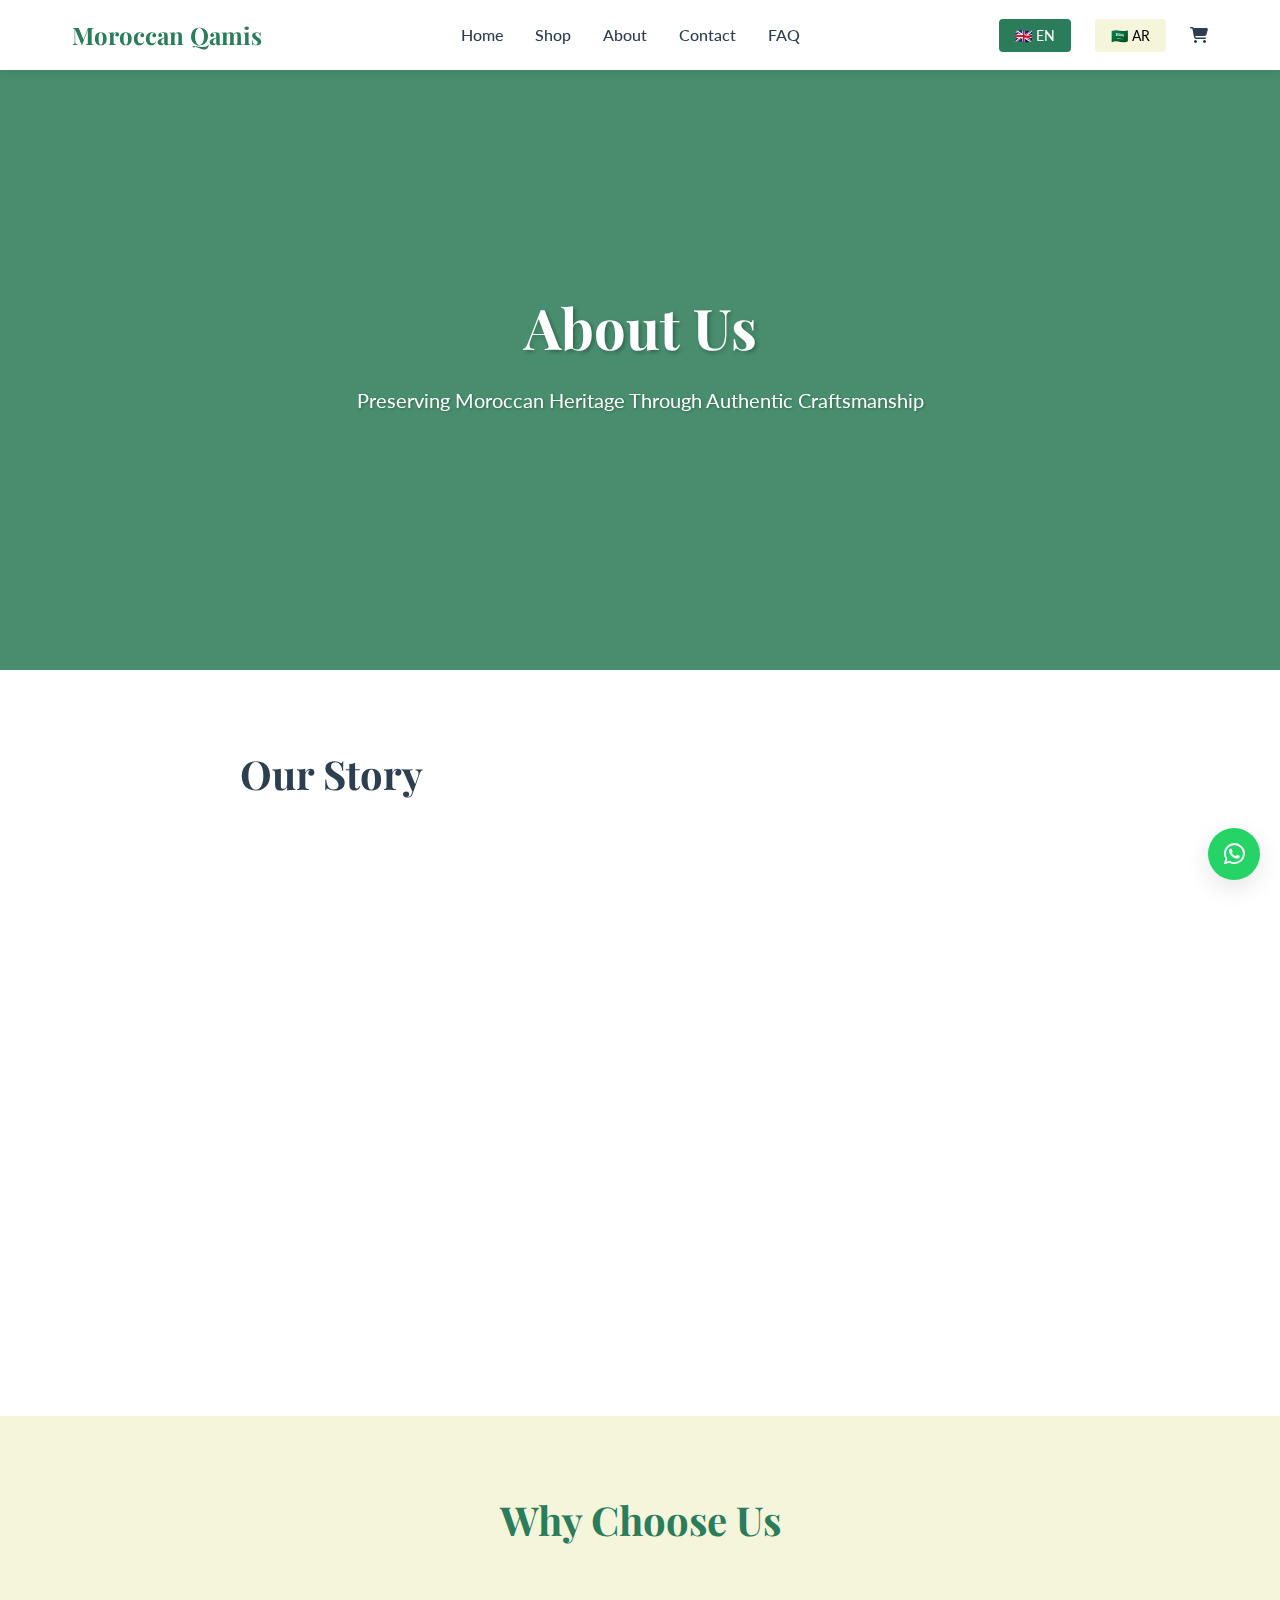
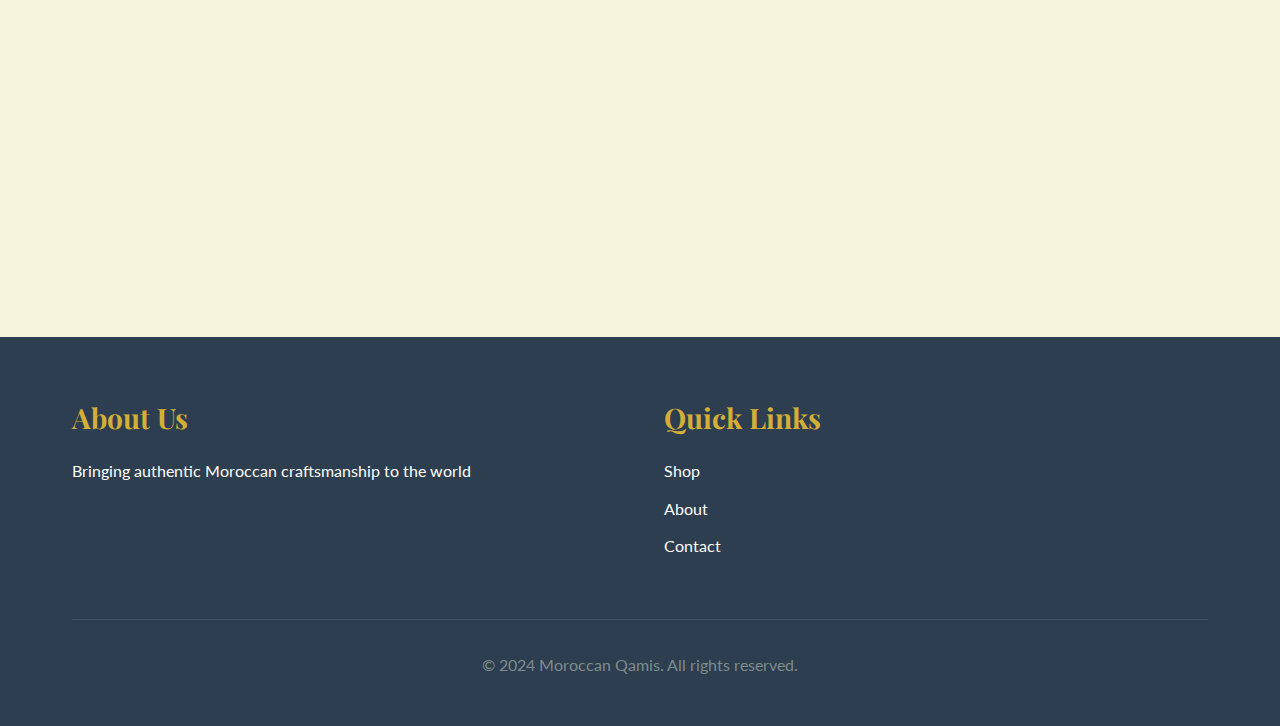
<file: about.html>
<!DOCTYPE html>
<html lang="en">
<head>
  <meta charset="UTF-8">
  <meta name="viewport" content="width=device-width, initial-scale=1.0">
  <title>About Us - Moroccan Qamis</title>
  
  <link href="https://fonts.googleapis.com/css2?family=Playfair+Display:wght@400;700&family=Lato:wght@300;400;700&family=Cairo:wght@300;400;700&display=swap" rel="stylesheet">
  <link rel="stylesheet" href="https://cdnjs.cloudflare.com/ajax/libs/font-awesome/6.5.0/css/all.min.css">
  <link rel="stylesheet" href="https://unpkg.com/aos@2.3.1/dist/aos.css">
  <link rel="stylesheet" href="assets/css/style.css">
  <link rel="stylesheet" href="assets/css/responsive.css">
</head>
<body>
  <nav class="navbar">
    <div class="container">
      <div class="logo">Moroccan Qamis</div>
      <ul class="nav-menu">
        <li><a href="index.html" data-i18n="nav.home">Home</a></li>
        <li><a href="shop.html" data-i18n="nav.shop">Shop</a></li>
        <li><a href="about.html" data-i18n="nav.about">About</a></li>
        <li><a href="contact.html" data-i18n="nav.contact">Contact</a></li>
        <li><a href="faq.html" data-i18n="nav.faq">FAQ</a></li>
      </ul>
      <div class="nav-actions">
        <button class="lang-switch" data-lang="en">🇬🇧 EN</button>
        <button class="lang-switch" data-lang="ar">🇸🇦 AR</button>
        <a href="cart.html" class="cart-icon">
          <i class="fas fa-shopping-cart"></i>
          <span class="cart-count">0</span>
        </a>
      </div>
      <button class="menu-toggle">
        <span></span>
        <span></span>
        <span></span>
      </button>
    </div>
  </nav>

  <section class="hero" style="min-height: 400px; background: linear-gradient(rgba(42, 124, 91, 0.85), rgba(42, 124, 91, 0.85)), url('https://images.unsplash.com/photo-1583743814966-8936f5b7be1a?w=1920&h=1080&fit=crop') center/cover no-repeat;">
    <div class="hero-content" data-aos="fade-up">
      <h1 data-i18n="about.title" style="color: #FFFFFF; text-shadow: 2px 2px 4px rgba(0,0,0,0.3);">About Us</h1>
      <p style="color: #FFFFFF; font-size: 1.25rem; text-shadow: 1px 1px 3px rgba(0,0,0,0.3);">Preserving Moroccan Heritage Through Authentic Craftsmanship</p>
    </div>
  </section>

  <section class="section" style="background: var(--white);">
    <div class="container">
      <div style="max-width: 800px; margin: 0 auto;">
        <h2 data-i18n="about.story" data-aos="fade-up">Our Story</h2>
        <p data-aos="fade-up">Founded in the heart of Morocco, our mission is to bring authentic Moroccan qamis to the world. Each piece is handcrafted by skilled artisans who have perfected their craft over generations.</p>
        <p data-aos="fade-up">We work directly with local craftsmen in Fez, Marrakech, and Casablanca, ensuring fair wages and preserving traditional techniques that have been passed down through centuries.</p>
        
        <h2 data-i18n="about.mission" style="margin-top: 3rem;" data-aos="fade-up">Our Mission</h2>
        <p data-aos="fade-up">To celebrate and preserve Moroccan cultural heritage by offering premium quality qamis that combine traditional craftsmanship with modern design. We believe in sustainable fashion that respects both people and the environment.</p>
        
        <h2 data-i18n="about.values" style="margin-top: 3rem;" data-aos="fade-up">Our Values</h2>
        <ul data-aos="fade-up">
          <li><strong>Authenticity:</strong> Every qamis is made using traditional Moroccan techniques</li>
          <li><strong>Quality:</strong> We use only the finest fabrics and materials</li>
          <li><strong>Sustainability:</strong> Supporting local artisans and eco-friendly practices</li>
          <li><strong>Heritage:</strong> Preserving centuries-old craftsmanship for future generations</li>
        </ul>
      </div>
    </div>
  </section>

  <section class="section">
    <div class="container">
      <h2 class="section-title">Why Choose Us</h2>
      <div class="features-grid">
        <div class="feature-card" data-aos="fade-up">
          <div class="feature-icon"><i class="fas fa-hands-helping"></i></div>
          <h3>Fair Trade</h3>
          <p>Direct partnerships with Moroccan artisans ensuring fair compensation</p>
        </div>
        <div class="feature-card" data-aos="fade-up" data-aos-delay="100">
          <div class="feature-icon"><i class="fas fa-leaf"></i></div>
          <h3>Sustainable</h3>
          <p>Eco-friendly materials and traditional production methods</p>
        </div>
        <div class="feature-card" data-aos="fade-up" data-aos-delay="200">
          <div class="feature-icon"><i class="fas fa-certificate"></i></div>
          <h3>Authentic</h3>
          <p>100% genuine Moroccan craftsmanship, certified and verified</p>
        </div>
      </div>
    </div>
  </section>

  <footer class="footer">
    <div class="container">
      <div class="footer-content">
        <div class="footer-section">
          <h3 data-i18n="footer.about">About Us</h3>
          <p data-i18n="footer.aboutText">Bringing authentic Moroccan craftsmanship to the world</p>
        </div>
        <div class="footer-section">
          <h3 data-i18n="footer.quickLinks">Quick Links</h3>
          <ul>
            <li><a href="shop.html" data-i18n="nav.shop">Shop</a></li>
            <li><a href="about.html" data-i18n="nav.about">About</a></li>
            <li><a href="contact.html" data-i18n="nav.contact">Contact</a></li>
          </ul>
        </div>
      </div>
      <div class="footer-bottom">
        <p>&copy; 2024 Moroccan Qamis. <span data-i18n="footer.rights">All rights reserved</span>.</p>
      </div>
    </div>
  </footer>

  <script src="https://unpkg.com/aos@2.3.1/dist/aos.js"></script>
  <script src="assets/js/lang.js"></script>
  <script src="assets/js/cart.js"></script>
  <script src="assets/js/main.js"></script>
</body>
</html>
</file>
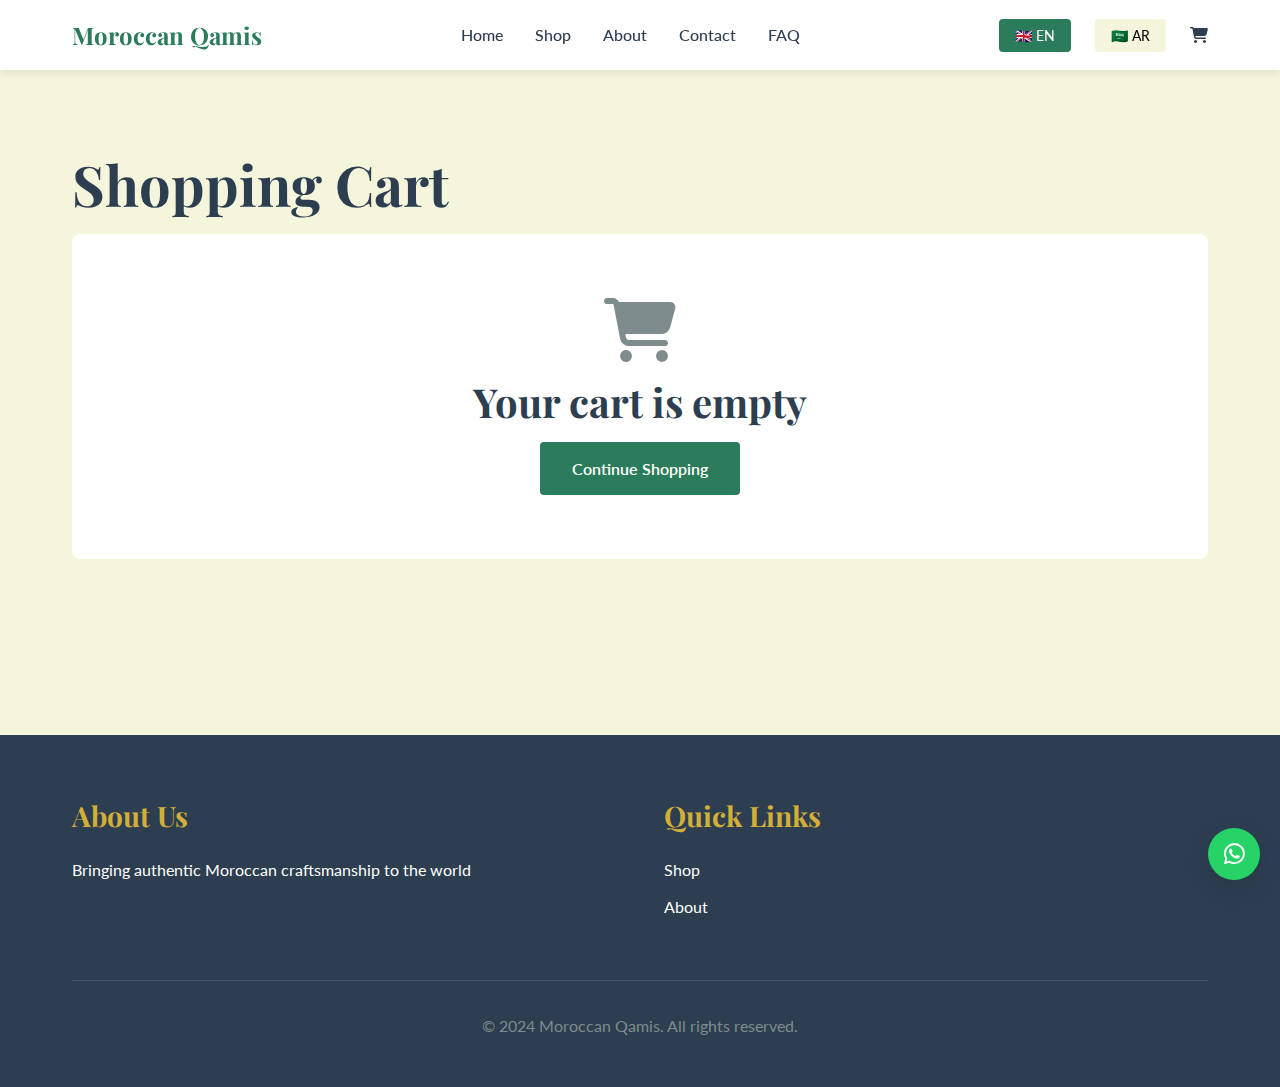
<file: cart.html>
<!DOCTYPE html>
<html lang="en">
<head>
  <meta charset="UTF-8">
  <meta name="viewport" content="width=device-width, initial-scale=1.0">
  <title>Shopping Cart - Moroccan Qamis</title>
  
  <link href="https://fonts.googleapis.com/css2?family=Playfair+Display:wght@400;700&family=Lato:wght@300;400;700&family=Cairo:wght@300;400;700&display=swap" rel="stylesheet">
  <link rel="stylesheet" href="https://cdnjs.cloudflare.com/ajax/libs/font-awesome/6.5.0/css/all.min.css">
  <link rel="stylesheet" href="assets/css/style.css">
  <link rel="stylesheet" href="assets/css/responsive.css">
  
  <style>
    .cart-container {
      display: grid;
      grid-template-columns: 2fr 1fr;
      gap: 3rem;
      padding: 3rem 0;
    }
    
    .cart-items {
      display: flex;
      flex-direction: column;
      gap: 1.5rem;
    }
    
    .cart-item {
      display: grid;
      grid-template-columns: 120px 1fr auto auto;
      gap: 1.5rem;
      align-items: center;
      background: var(--white);
      padding: 1.5rem;
      border-radius: 8px;
      box-shadow: 0 2px 8px var(--shadow);
    }
    
    .cart-item img {
      width: 100%;
      aspect-ratio: 3/4;
      object-fit: cover;
      border-radius: 4px;
    }
    
    .cart-item-details h3 {
      margin-bottom: 0.5rem;
    }
    
    .cart-item-meta {
      color: var(--text-light);
      font-size: 0.875rem;
    }
    
    .cart-item-price {
      font-weight: 700;
      color: var(--primary);
      margin-top: 0.5rem;
    }
    
    .cart-item-quantity {
      display: flex;
      align-items: center;
      gap: 0.5rem;
    }
    
    .cart-item-quantity button {
      width: 32px;
      height: 32px;
      background: var(--background);
      border-radius: 4px;
    }
    
    .cart-item-quantity input {
      width: 50px;
      text-align: center;
      padding: 0.5rem;
      border: 1px solid var(--border);
      border-radius: 4px;
    }
    
    .cart-item-total {
      text-align: right;
    }
    
    .cart-item-total p {
      font-size: 1.25rem;
      font-weight: 700;
      color: var(--primary);
      margin-bottom: 1rem;
    }
    
    .remove-btn {
      color: var(--accent);
      padding: 0.5rem;
    }
    
    .cart-summary {
      background: var(--white);
      padding: 2rem;
      border-radius: 8px;
      height: fit-content;
      position: sticky;
      top: 100px;
      box-shadow: 0 2px 8px var(--shadow);
    }
    
    .cart-summary h2 {
      margin-bottom: 1.5rem;
      padding-bottom: 1rem;
      border-bottom: 1px solid var(--border);
    }
    
    .summary-row {
      display: flex;
      justify-content: space-between;
      margin-bottom: 1rem;
    }
    
    .summary-row.total {
      font-size: 1.25rem;
      font-weight: 700;
      padding-top: 1rem;
      border-top: 2px solid var(--border);
      margin-top: 1rem;
    }
    
    .cart-empty {
      text-align: center;
      padding: 4rem 2rem;
      background: var(--white);
      border-radius: 8px;
    }
    
    .cart-empty i {
      font-size: 4rem;
      color: var(--text-light);
      margin-bottom: 1rem;
    }
    
    @media (max-width: 768px) {
      .cart-container {
        grid-template-columns: 1fr;
      }
      
      .cart-summary {
        position: static;
      }
    }
  </style>
</head>
<body>
  <nav class="navbar">
    <div class="container">
      <div class="logo">Moroccan Qamis</div>
      <ul class="nav-menu">
        <li><a href="index.html" data-i18n="nav.home">Home</a></li>
        <li><a href="shop.html" data-i18n="nav.shop">Shop</a></li>
        <li><a href="about.html" data-i18n="nav.about">About</a></li>
        <li><a href="contact.html" data-i18n="nav.contact">Contact</a></li>
        <li><a href="faq.html" data-i18n="nav.faq">FAQ</a></li>
      </ul>
      <div class="nav-actions">
        <button class="lang-switch" data-lang="en">🇬🇧 EN</button>
        <button class="lang-switch" data-lang="ar">🇸🇦 AR</button>
        <a href="cart.html" class="cart-icon">
          <i class="fas fa-shopping-cart"></i>
          <span class="cart-count">0</span>
        </a>
      </div>
      <button class="menu-toggle">
        <span></span>
        <span></span>
        <span></span>
      </button>
    </div>
  </nav>

  <section class="section">
    <div class="container">
      <h1 data-i18n="cart.title">Shopping Cart</h1>
      
      <div class="cart-empty" style="display: none;">
        <i class="fas fa-shopping-cart"></i>
        <h2 data-i18n="cart.empty">Your cart is empty</h2>
        <a href="shop.html" class="btn btn-primary" data-i18n="cart.continueShopping">Continue Shopping</a>
      </div>
      
      <div class="cart-container">
        <div>
          <div class="cart-items"></div>
        </div>
        
        <div class="cart-summary">
          <h2>Order Summary</h2>
          <div class="summary-row">
            <span data-i18n="cart.subtotal">Subtotal</span>
            <span class="cart-subtotal">$0.00</span>
          </div>
          <div class="summary-row">
            <span data-i18n="cart.shipping">Shipping</span>
            <span class="cart-shipping">$0.00</span>
          </div>
          <div class="summary-row total">
            <span data-i18n="cart.total">Total</span>
            <span class="cart-total">$0.00</span>
          </div>
          <a href="checkout.html" class="btn btn-primary" style="width: 100%; margin-top: 1.5rem;" data-i18n="cart.checkout">Proceed to Checkout</a>
          <a href="shop.html" class="btn btn-outline" style="width: 100%; margin-top: 1rem;" data-i18n="cart.continueShopping">Continue Shopping</a>
        </div>
      </div>
    </div>
  </section>

  <footer class="footer">
    <div class="container">
      <div class="footer-content">
        <div class="footer-section">
          <h3 data-i18n="footer.about">About Us</h3>
          <p data-i18n="footer.aboutText">Bringing authentic Moroccan craftsmanship to the world</p>
        </div>
        <div class="footer-section">
          <h3 data-i18n="footer.quickLinks">Quick Links</h3>
          <ul>
            <li><a href="shop.html" data-i18n="nav.shop">Shop</a></li>
            <li><a href="about.html" data-i18n="nav.about">About</a></li>
          </ul>
        </div>
      </div>
      <div class="footer-bottom">
        <p>&copy; 2024 Moroccan Qamis. <span data-i18n="footer.rights">All rights reserved</span>.</p>
      </div>
    </div>
  </footer>

  <script src="assets/js/lang.js"></script>
  <script src="assets/js/cart.js"></script>
  <script src="assets/js/main.js"></script>
</body>
</html>
</file>
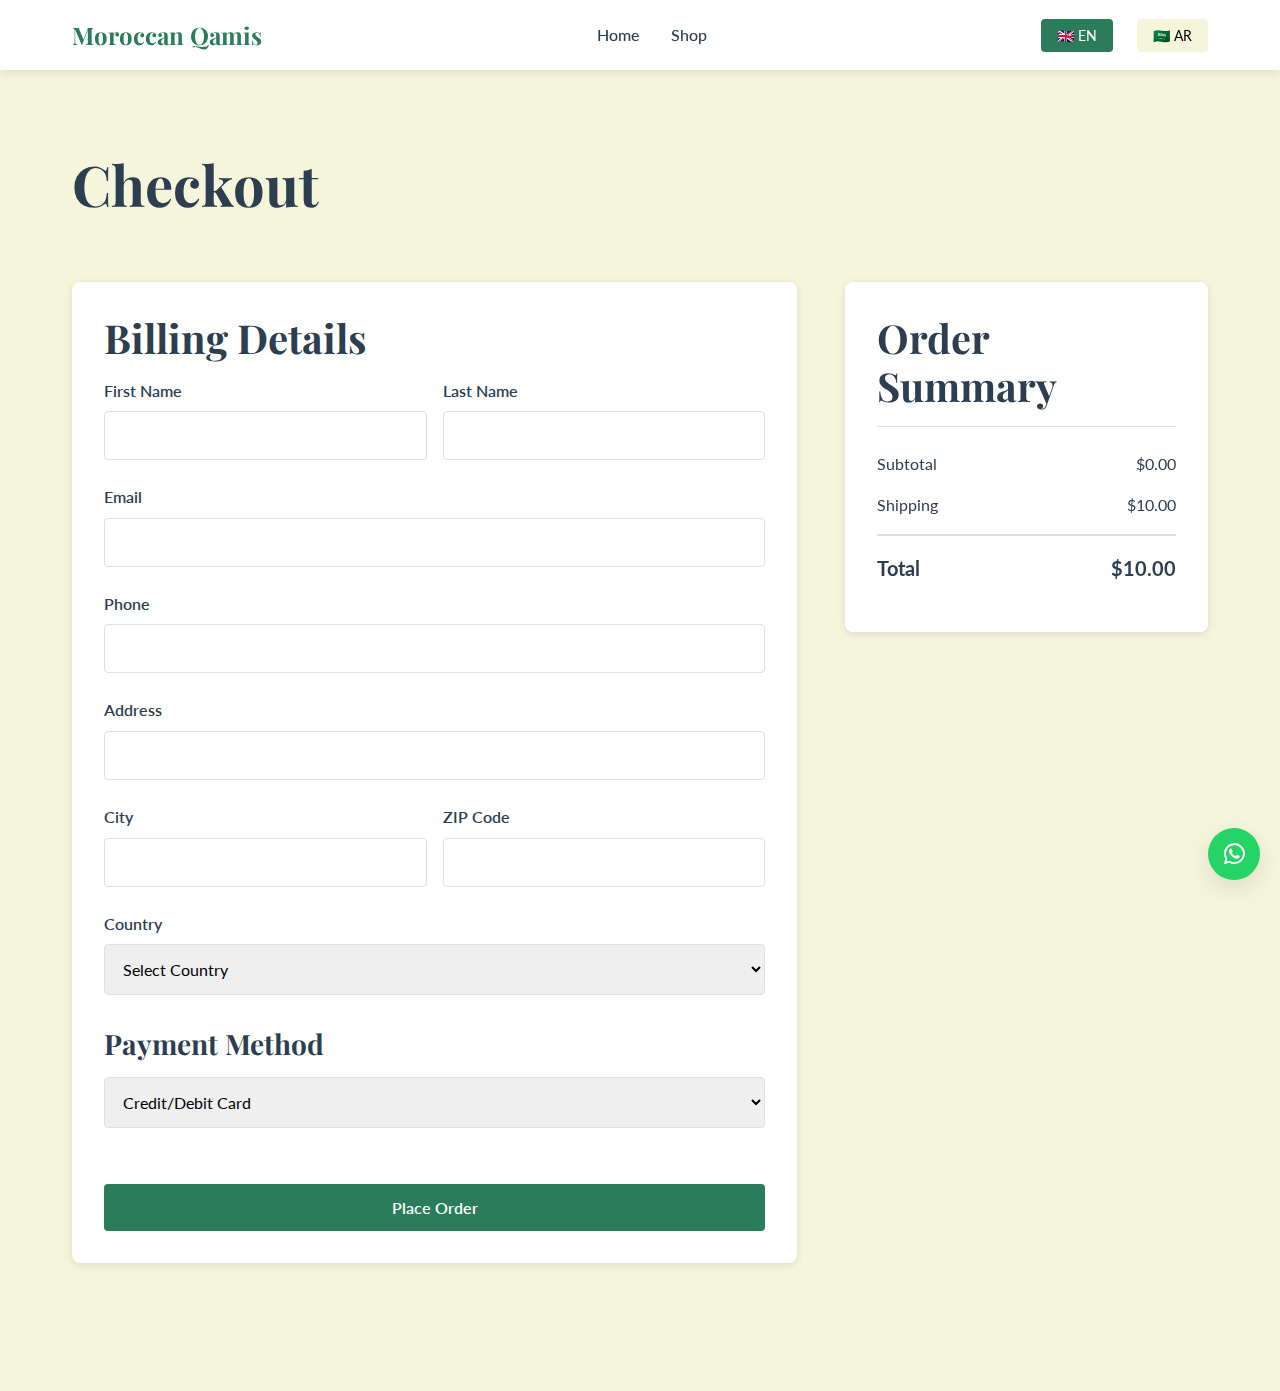
<file: checkout.html>
<!DOCTYPE html>
<html lang="en">
<head>
  <meta charset="UTF-8">
  <meta name="viewport" content="width=device-width, initial-scale=1.0">
  <title>Checkout - Moroccan Qamis</title>
  
  <link href="https://fonts.googleapis.com/css2?family=Playfair+Display:wght@400;700&family=Lato:wght@300;400;700&family=Cairo:wght@300;400;700&display=swap" rel="stylesheet">
  <link rel="stylesheet" href="https://cdnjs.cloudflare.com/ajax/libs/font-awesome/6.5.0/css/all.min.css">
  <link rel="stylesheet" href="assets/css/style.css">
  <link rel="stylesheet" href="assets/css/responsive.css">
  
  <style>
    .checkout-grid {
      display: grid;
      grid-template-columns: 2fr 1fr;
      gap: 3rem;
      padding: 3rem 0;
    }
    
    .checkout-form {
      background: var(--white);
      padding: 2rem;
      border-radius: 8px;
      box-shadow: 0 2px 8px var(--shadow);
    }
    
    .form-row {
      display: grid;
      grid-template-columns: 1fr 1fr;
      gap: 1rem;
    }
    
    @media (max-width: 768px) {
      .checkout-grid {
        grid-template-columns: 1fr;
      }
      
      .form-row {
        grid-template-columns: 1fr;
      }
    }
  </style>
</head>
<body>
  <nav class="navbar">
    <div class="container">
      <div class="logo">Moroccan Qamis</div>
      <ul class="nav-menu">
        <li><a href="index.html" data-i18n="nav.home">Home</a></li>
        <li><a href="shop.html" data-i18n="nav.shop">Shop</a></li>
      </ul>
      <div class="nav-actions">
        <button class="lang-switch" data-lang="en">🇬🇧 EN</button>
        <button class="lang-switch" data-lang="ar">🇸🇦 AR</button>
      </div>
    </div>
  </nav>

  <section class="section">
    <div class="container">
      <h1 data-i18n="checkout.title">Checkout</h1>
      
      <div class="checkout-grid">
        <div class="checkout-form">
          <h2 data-i18n="checkout.billing">Billing Details</h2>
          <form id="checkout-form">
            <div class="form-row">
              <div class="form-group">
                <label data-i18n="checkout.firstName">First Name</label>
                <input type="text" required>
              </div>
              <div class="form-group">
                <label data-i18n="checkout.lastName">Last Name</label>
                <input type="text" required>
              </div>
            </div>
            
            <div class="form-group">
              <label data-i18n="checkout.email">Email</label>
              <input type="email" required>
            </div>
            
            <div class="form-group">
              <label data-i18n="checkout.phone">Phone</label>
              <input type="tel" required>
            </div>
            
            <div class="form-group">
              <label data-i18n="checkout.address">Address</label>
              <input type="text" required>
            </div>
            
            <div class="form-row">
              <div class="form-group">
                <label data-i18n="checkout.city">City</label>
                <input type="text" required>
              </div>
              <div class="form-group">
                <label data-i18n="checkout.zip">ZIP Code</label>
                <input type="text" required>
              </div>
            </div>
            
            <div class="form-group">
              <label data-i18n="checkout.country">Country</label>
              <select required>
                <option value="">Select Country</option>
                <option value="US">United States</option>
                <option value="MA">Morocco</option>
                <option value="FR">France</option>
                <option value="UK">United Kingdom</option>
                <option value="CA">Canada</option>
              </select>
            </div>
            
            <h3 data-i18n="checkout.payment" style="margin-top: 2rem;">Payment Method</h3>
            <div class="form-group">
              <select required>
                <option value="card">Credit/Debit Card</option>
                <option value="paypal">PayPal</option>
                <option value="cod">Cash on Delivery</option>
              </select>
            </div>
            
            <button type="submit" class="btn btn-primary" style="width: 100%; margin-top: 2rem;" data-i18n="checkout.placeOrder">Place Order</button>
          </form>
        </div>
        
        <div class="cart-summary">
          <h2 data-i18n="checkout.orderSummary">Order Summary</h2>
          <div class="summary-row">
            <span data-i18n="cart.subtotal">Subtotal</span>
            <span class="cart-subtotal">$0.00</span>
          </div>
          <div class="summary-row">
            <span data-i18n="cart.shipping">Shipping</span>
            <span class="cart-shipping">$0.00</span>
          </div>
          <div class="summary-row total">
            <span data-i18n="cart.total">Total</span>
            <span class="cart-total">$0.00</span>
          </div>
        </div>
      </div>
    </div>
  </section>

  <script src="assets/js/lang.js"></script>
  <script src="assets/js/cart.js"></script>
  <script src="assets/js/main.js"></script>
  <script src="assets/js/form-validation.js"></script>
  
  <script>
    document.addEventListener('DOMContentLoaded', async () => {
      await loadProducts();
      
      const subtotal = cart.getTotal();
      const shipping = subtotal > 100 ? 0 : 10;
      const total = subtotal + shipping;
      
      document.querySelector('.cart-subtotal').textContent = `$${subtotal.toFixed(2)}`;
      document.querySelector('.cart-shipping').textContent = shipping === 0 ? 'FREE' : `$${shipping.toFixed(2)}`;
      document.querySelector('.cart-total').textContent = `$${total.toFixed(2)}`;
    });
  </script>
</body>
</html>
</file>
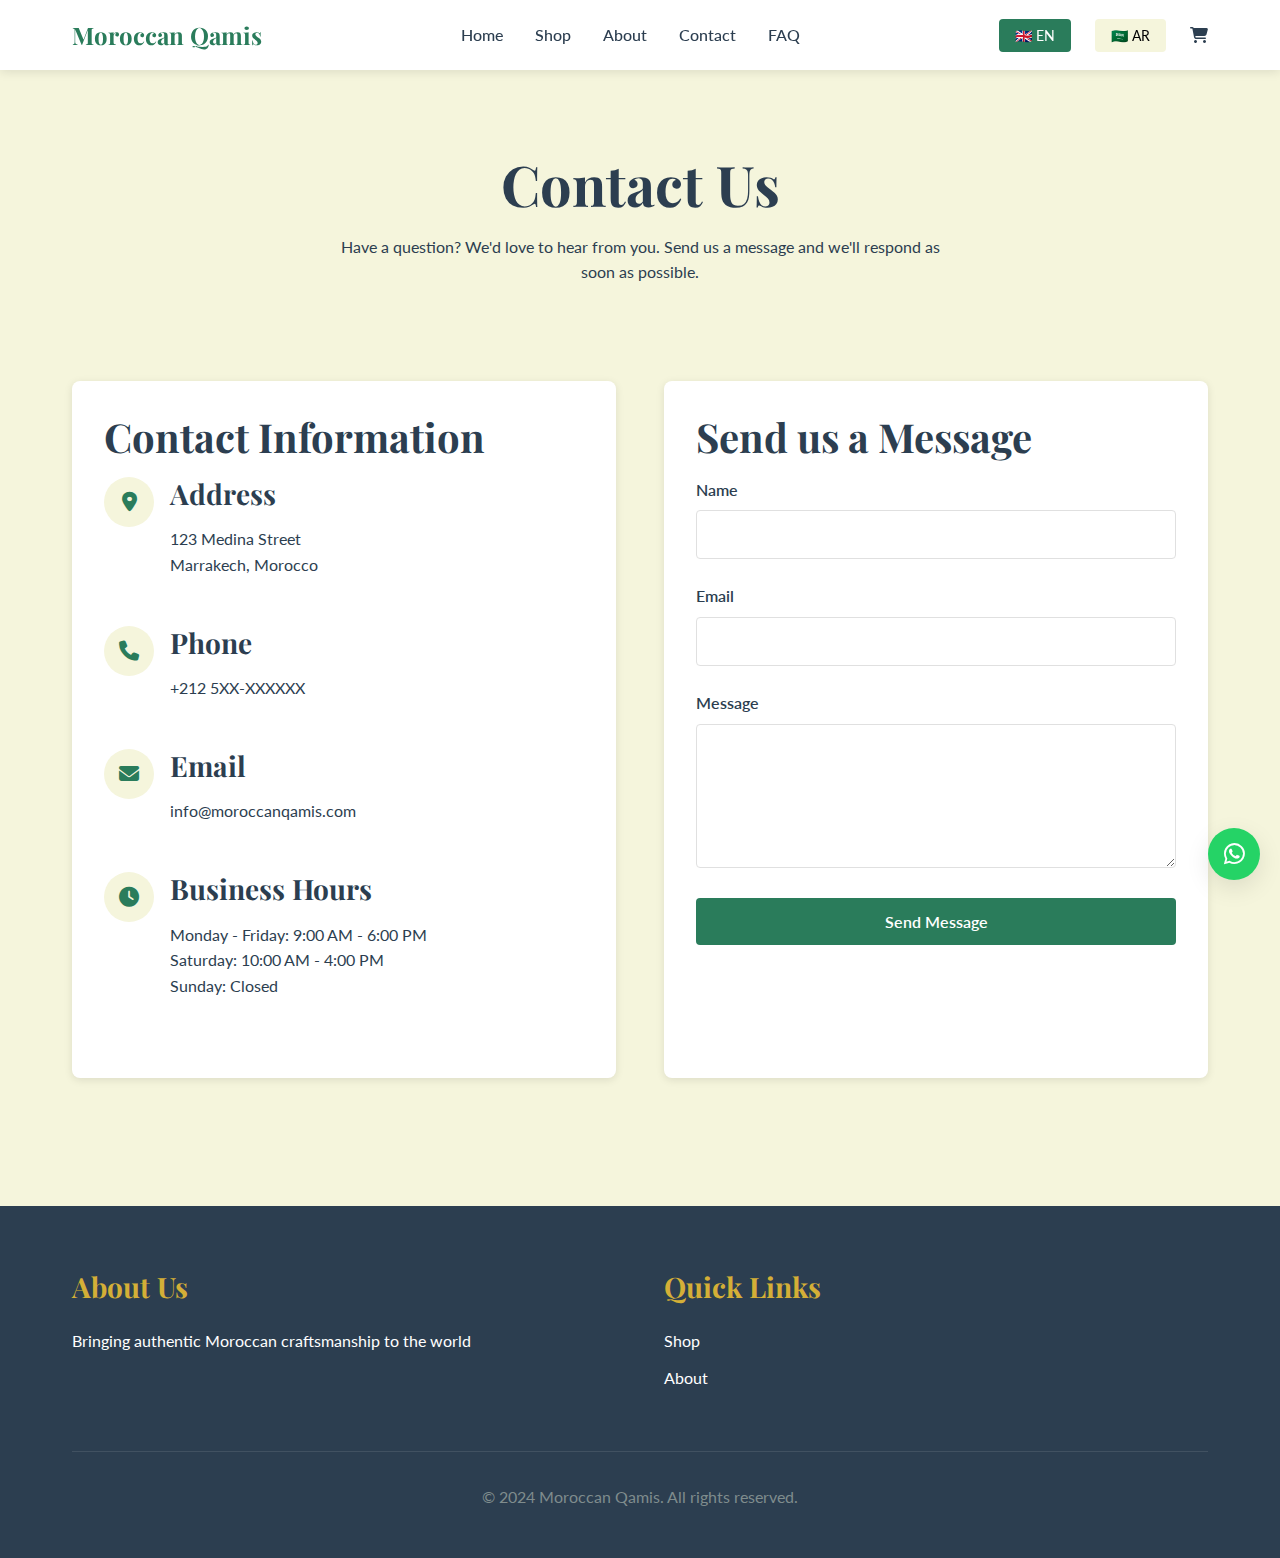
<file: contact.html>
<!DOCTYPE html>
<html lang="en">
<head>
  <meta charset="UTF-8">
  <meta name="viewport" content="width=device-width, initial-scale=1.0">
  <title>Contact Us - Moroccan Qamis</title>
  
  <link href="https://fonts.googleapis.com/css2?family=Playfair+Display:wght@400;700&family=Lato:wght@300;400;700&family=Cairo:wght@300;400;700&display=swap" rel="stylesheet">
  <link rel="stylesheet" href="https://cdnjs.cloudflare.com/ajax/libs/font-awesome/6.5.0/css/all.min.css">
  <link rel="stylesheet" href="assets/css/style.css">
  <link rel="stylesheet" href="assets/css/responsive.css">
  
  <style>
    .contact-grid {
      display: grid;
      grid-template-columns: 1fr 1fr;
      gap: 3rem;
      padding: 3rem 0;
    }
    
    .contact-info {
      background: var(--white);
      padding: 2rem;
      border-radius: 8px;
      box-shadow: 0 2px 8px var(--shadow);
    }
    
    .contact-item {
      display: flex;
      align-items: start;
      gap: 1rem;
      margin-bottom: 2rem;
    }
    
    .contact-icon {
      width: 50px;
      height: 50px;
      display: flex;
      align-items: center;
      justify-content: center;
      background: var(--background);
      border-radius: 50%;
      color: var(--primary);
      font-size: 1.25rem;
      flex-shrink: 0;
    }
    
    @media (max-width: 768px) {
      .contact-grid {
        grid-template-columns: 1fr;
      }
    }
  </style>
</head>
<body>
  <nav class="navbar">
    <div class="container">
      <div class="logo">Moroccan Qamis</div>
      <ul class="nav-menu">
        <li><a href="index.html" data-i18n="nav.home">Home</a></li>
        <li><a href="shop.html" data-i18n="nav.shop">Shop</a></li>
        <li><a href="about.html" data-i18n="nav.about">About</a></li>
        <li><a href="contact.html" data-i18n="nav.contact">Contact</a></li>
        <li><a href="faq.html" data-i18n="nav.faq">FAQ</a></li>
      </ul>
      <div class="nav-actions">
        <button class="lang-switch" data-lang="en">🇬🇧 EN</button>
        <button class="lang-switch" data-lang="ar">🇸🇦 AR</button>
        <a href="cart.html" class="cart-icon">
          <i class="fas fa-shopping-cart"></i>
          <span class="cart-count">0</span>
        </a>
      </div>
      <button class="menu-toggle">
        <span></span>
        <span></span>
        <span></span>
      </button>
    </div>
  </nav>

  <section class="section">
    <div class="container">
      <h1 data-i18n="contact.title" class="text-center">Contact Us</h1>
      <p class="text-center" style="max-width: 600px; margin: 0 auto 3rem;">Have a question? We'd love to hear from you. Send us a message and we'll respond as soon as possible.</p>
      
      <div class="contact-grid">
        <div class="contact-info">
          <h2 data-i18n="contact.info">Contact Information</h2>
          
          <div class="contact-item">
            <div class="contact-icon">
              <i class="fas fa-map-marker-alt"></i>
            </div>
            <div>
              <h3>Address</h3>
              <p>123 Medina Street<br>Marrakech, Morocco</p>
            </div>
          </div>
          
          <div class="contact-item">
            <div class="contact-icon">
              <i class="fas fa-phone"></i>
            </div>
            <div>
              <h3>Phone</h3>
              <p>+212 5XX-XXXXXX</p>
            </div>
          </div>
          
          <div class="contact-item">
            <div class="contact-icon">
              <i class="fas fa-envelope"></i>
            </div>
            <div>
              <h3>Email</h3>
              <p>info@moroccanqamis.com</p>
            </div>
          </div>
          
          <div class="contact-item">
            <div class="contact-icon">
              <i class="fas fa-clock"></i>
            </div>
            <div>
              <h3>Business Hours</h3>
              <p>Monday - Friday: 9:00 AM - 6:00 PM<br>Saturday: 10:00 AM - 4:00 PM<br>Sunday: Closed</p>
            </div>
          </div>
        </div>
        
        <div class="contact-info">
          <h2>Send us a Message</h2>
          <form id="contact-form">
            <div class="form-group">
              <label data-i18n="contact.name">Name</label>
              <input type="text" required>
            </div>
            
            <div class="form-group">
              <label data-i18n="contact.email">Email</label>
              <input type="email" required>
            </div>
            
            <div class="form-group">
              <label data-i18n="contact.message">Message</label>
              <textarea rows="6" required></textarea>
            </div>
            
            <button type="submit" class="btn btn-primary" style="width: 100%;" data-i18n="contact.send">Send Message</button>
          </form>
        </div>
      </div>
    </div>
  </section>

  <footer class="footer">
    <div class="container">
      <div class="footer-content">
        <div class="footer-section">
          <h3 data-i18n="footer.about">About Us</h3>
          <p data-i18n="footer.aboutText">Bringing authentic Moroccan craftsmanship to the world</p>
        </div>
        <div class="footer-section">
          <h3 data-i18n="footer.quickLinks">Quick Links</h3>
          <ul>
            <li><a href="shop.html" data-i18n="nav.shop">Shop</a></li>
            <li><a href="about.html" data-i18n="nav.about">About</a></li>
          </ul>
        </div>
      </div>
      <div class="footer-bottom">
        <p>&copy; 2024 Moroccan Qamis. <span data-i18n="footer.rights">All rights reserved</span>.</p>
      </div>
    </div>
  </footer>

  <script src="assets/js/lang.js"></script>
  <script src="assets/js/cart.js"></script>
  <script src="assets/js/main.js"></script>
  <script src="assets/js/form-validation.js"></script>
</body>
</html>
</file>
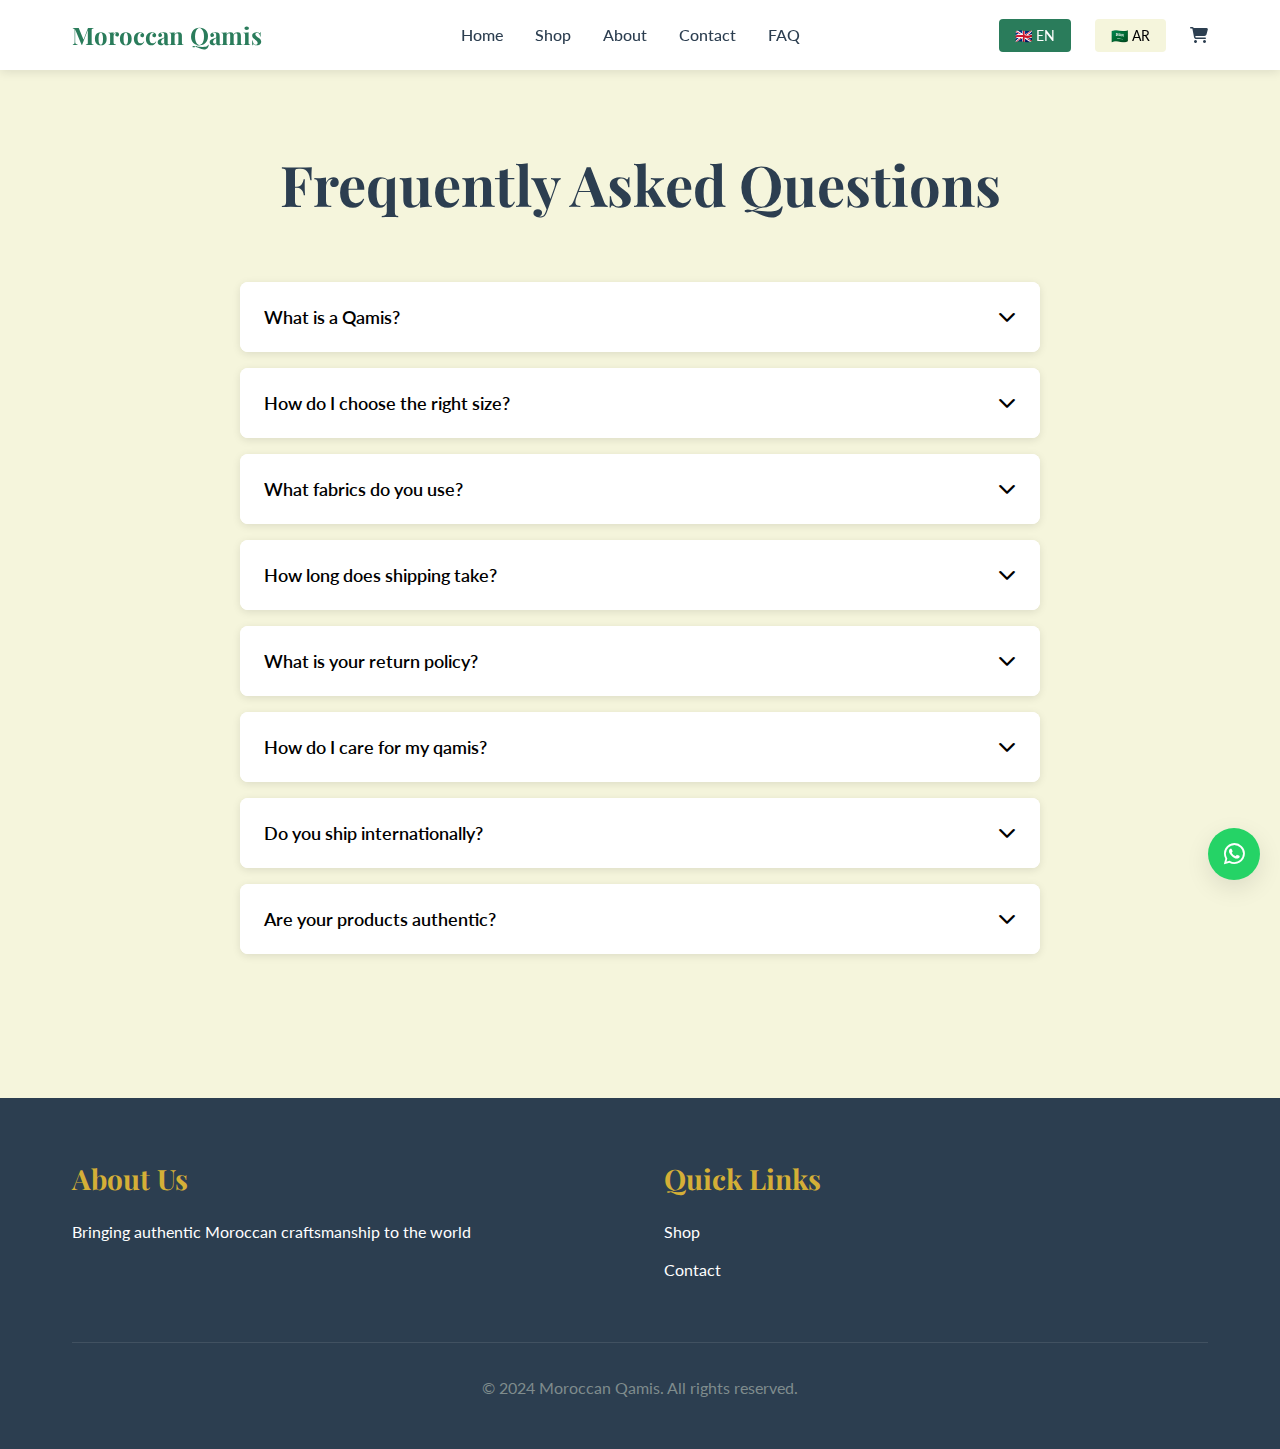
<file: faq.html>
<!DOCTYPE html>
<html lang="en">
<head>
  <meta charset="UTF-8">
  <meta name="viewport" content="width=device-width, initial-scale=1.0">
  <title>FAQ - Moroccan Qamis</title>
  
  <link href="https://fonts.googleapis.com/css2?family=Playfair+Display:wght@400;700&family=Lato:wght@300;400;700&family=Cairo:wght@300;400;700&display=swap" rel="stylesheet">
  <link rel="stylesheet" href="https://cdnjs.cloudflare.com/ajax/libs/font-awesome/6.5.0/css/all.min.css">
  <link rel="stylesheet" href="assets/css/style.css">
  <link rel="stylesheet" href="assets/css/responsive.css">
  
  <style>
    .faq-container {
      max-width: 800px;
      margin: 0 auto;
      padding: 3rem 0;
    }
    
    .faq-item {
      background: var(--white);
      margin-bottom: 1rem;
      border-radius: 8px;
      overflow: hidden;
      box-shadow: 0 2px 8px var(--shadow);
    }
    
    .faq-question {
      width: 100%;
      padding: 1.5rem;
      text-align: left;
      display: flex;
      justify-content: space-between;
      align-items: center;
      font-weight: 600;
      font-size: 1.125rem;
      background: var(--white);
      transition: var(--transition);
    }
    
    .faq-question:hover {
      background: var(--background);
    }
    
    .faq-question i {
      transition: var(--transition);
    }
    
    .faq-question.active i {
      transform: rotate(180deg);
    }
    
    .faq-answer {
      max-height: 0;
      overflow: hidden;
      transition: max-height 0.3s ease;
    }
    
    .faq-answer.active {
      max-height: 500px;
    }
    
    .faq-answer-content {
      padding: 0 1.5rem 1.5rem;
      color: var(--text-light);
    }
  </style>
</head>
<body>
  <nav class="navbar">
    <div class="container">
      <div class="logo">Moroccan Qamis</div>
      <ul class="nav-menu">
        <li><a href="index.html" data-i18n="nav.home">Home</a></li>
        <li><a href="shop.html" data-i18n="nav.shop">Shop</a></li>
        <li><a href="about.html" data-i18n="nav.about">About</a></li>
        <li><a href="contact.html" data-i18n="nav.contact">Contact</a></li>
        <li><a href="faq.html" data-i18n="nav.faq">FAQ</a></li>
      </ul>
      <div class="nav-actions">
        <button class="lang-switch" data-lang="en">🇬🇧 EN</button>
        <button class="lang-switch" data-lang="ar">🇸🇦 AR</button>
        <a href="cart.html" class="cart-icon">
          <i class="fas fa-shopping-cart"></i>
          <span class="cart-count">0</span>
        </a>
      </div>
      <button class="menu-toggle">
        <span></span>
        <span></span>
        <span></span>
      </button>
    </div>
  </nav>

  <section class="section">
    <div class="container">
      <h1 data-i18n="faq.title" class="text-center">Frequently Asked Questions</h1>
      
      <div class="faq-container">
        <div class="faq-item">
          <button class="faq-question">
            <span>What is a Qamis?</span>
            <i class="fas fa-chevron-down"></i>
          </button>
          <div class="faq-answer">
            <div class="faq-answer-content">
              <p>A qamis (also spelled kamis or thobe) is a traditional long robe worn in Morocco and other North African countries. It's a symbol of cultural heritage and is worn for both daily activities and special occasions.</p>
            </div>
          </div>
        </div>
        
        <div class="faq-item">
          <button class="faq-question">
            <span>How do I choose the right size?</span>
            <i class="fas fa-chevron-down"></i>
          </button>
          <div class="faq-answer">
            <div class="faq-answer-content">
              <p>We provide detailed size charts on each product page. Qamis are designed to have a loose, comfortable fit. If you're between sizes, we recommend sizing up for maximum comfort.</p>
            </div>
          </div>
        </div>
        
        <div class="faq-item">
          <button class="faq-question">
            <span>What fabrics do you use?</span>
            <i class="fas fa-chevron-down"></i>
          </button>
          <div class="faq-answer">
            <div class="faq-answer-content">
              <p>We use premium quality fabrics including 100% cotton, linen, and cotton blends. All our fabrics are carefully selected for comfort, durability, and breathability.</p>
            </div>
          </div>
        </div>
        
        <div class="faq-item">
          <button class="faq-question">
            <span>How long does shipping take?</span>
            <i class="fas fa-chevron-down"></i>
          </button>
          <div class="faq-answer">
            <div class="faq-answer-content">
              <p>Standard shipping takes 5-7 business days. Express shipping (2-3 business days) is available at checkout. Free shipping is offered on orders over $100.</p>
            </div>
          </div>
        </div>
        
        <div class="faq-item">
          <button class="faq-question">
            <span>What is your return policy?</span>
            <i class="fas fa-chevron-down"></i>
          </button>
          <div class="faq-answer">
            <div class="faq-answer-content">
              <p>We offer a 30-day return policy. Items must be unworn, unwashed, and in original packaging with tags attached. Return shipping is free for defective items.</p>
            </div>
          </div>
        </div>
        
        <div class="faq-item">
          <button class="faq-question">
            <span>How do I care for my qamis?</span>
            <i class="fas fa-chevron-down"></i>
          </button>
          <div class="faq-answer">
            <div class="faq-answer-content">
              <p>Machine wash on gentle cycle with cold water. Hang dry or tumble dry on low heat. Iron on medium heat if needed. For embroidered pieces, we recommend hand washing or dry cleaning.</p>
            </div>
          </div>
        </div>
        
        <div class="faq-item">
          <button class="faq-question">
            <span>Do you ship internationally?</span>
            <i class="fas fa-chevron-down"></i>
          </button>
          <div class="faq-answer">
            <div class="faq-answer-content">
              <p>Yes! We ship worldwide. International shipping rates and delivery times vary by location. All customs duties and taxes are the responsibility of the customer.</p>
            </div>
          </div>
        </div>
        
        <div class="faq-item">
          <button class="faq-question">
            <span>Are your products authentic?</span>
            <i class="fas fa-chevron-down"></i>
          </button>
          <div class="faq-answer">
            <div class="faq-answer-content">
              <p>Absolutely! All our qamis are handcrafted by skilled Moroccan artisans using traditional techniques. We work directly with craftsmen in Morocco to ensure authenticity and quality.</p>
            </div>
          </div>
        </div>
      </div>
    </div>
  </section>

  <footer class="footer">
    <div class="container">
      <div class="footer-content">
        <div class="footer-section">
          <h3 data-i18n="footer.about">About Us</h3>
          <p data-i18n="footer.aboutText">Bringing authentic Moroccan craftsmanship to the world</p>
        </div>
        <div class="footer-section">
          <h3 data-i18n="footer.quickLinks">Quick Links</h3>
          <ul>
            <li><a href="shop.html" data-i18n="nav.shop">Shop</a></li>
            <li><a href="contact.html" data-i18n="nav.contact">Contact</a></li>
          </ul>
        </div>
      </div>
      <div class="footer-bottom">
        <p>&copy; 2024 Moroccan Qamis. <span data-i18n="footer.rights">All rights reserved</span>.</p>
      </div>
    </div>
  </footer>

  <script src="assets/js/lang.js"></script>
  <script src="assets/js/cart.js"></script>
  <script src="assets/js/main.js"></script>
  
  <script>
    document.querySelectorAll('.faq-question').forEach(question => {
      question.addEventListener('click', () => {
        const answer = question.nextElementSibling;
        const isActive = answer.classList.contains('active');
        
        // Close all answers
        document.querySelectorAll('.faq-answer').forEach(a => a.classList.remove('active'));
        document.querySelectorAll('.faq-question').forEach(q => q.classList.remove('active'));
        
        // Toggle current answer
        if (!isActive) {
          answer.classList.add('active');
          question.classList.add('active');
        }
      });
    });
  </script>
</body>
</html>
</file>
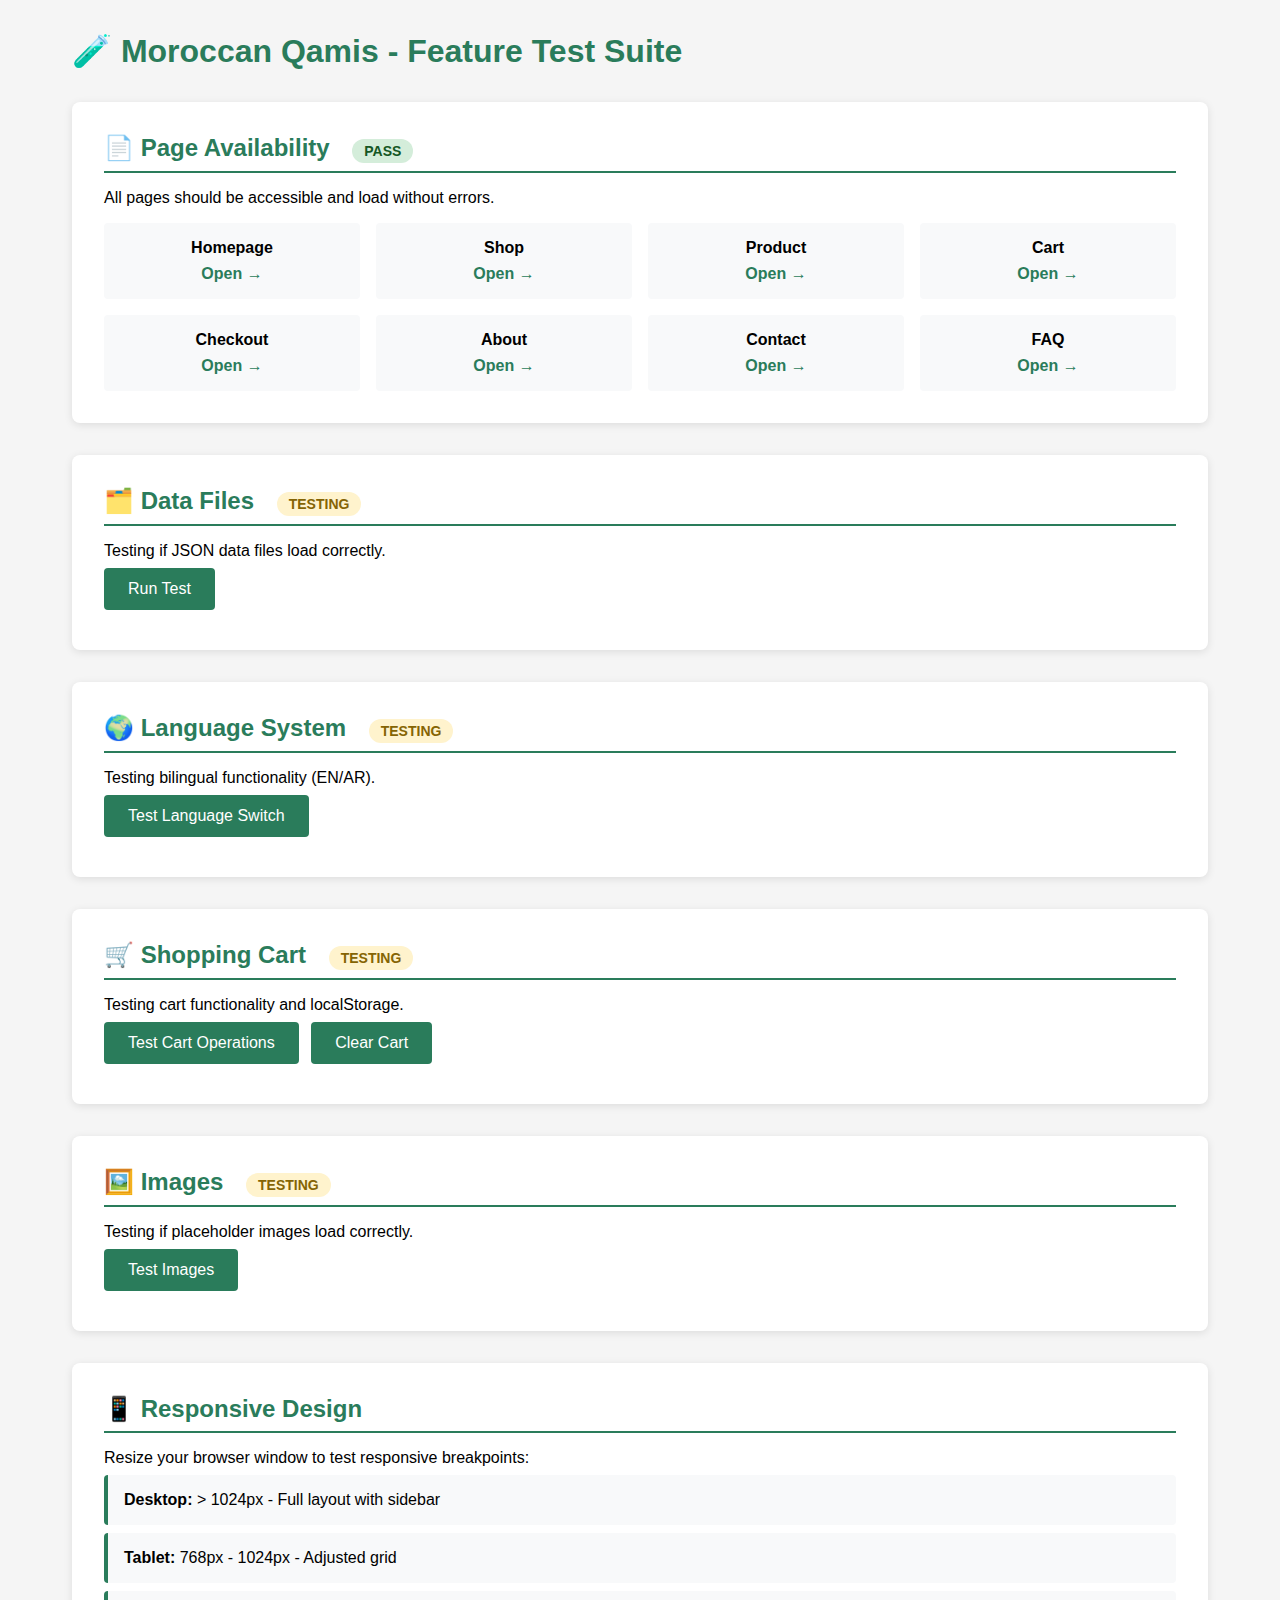
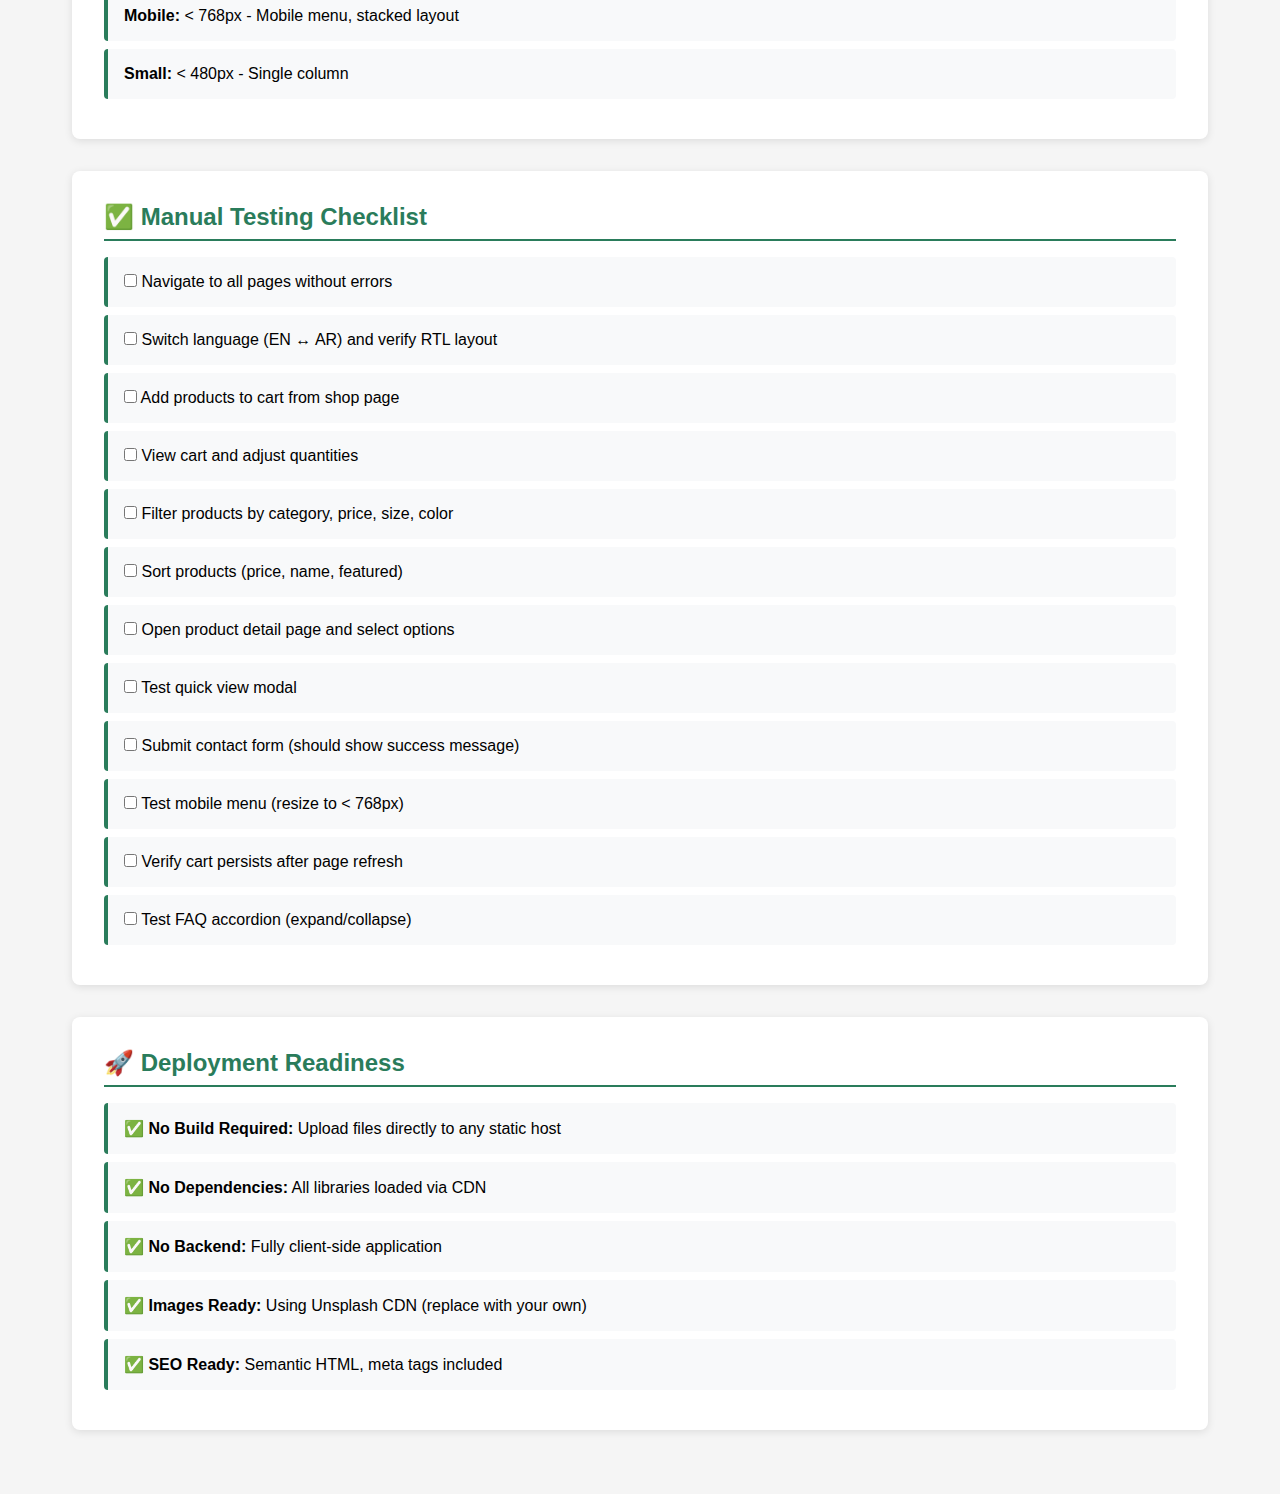
<file: test-features.html>
<!DOCTYPE html>
<html lang="en">
<head>
  <meta charset="UTF-8">
  <meta name="viewport" content="width=device-width, initial-scale=1.0">
  <title>Feature Test - Moroccan Qamis</title>
  <style>
    * { margin: 0; padding: 0; box-sizing: border-box; }
    body {
      font-family: Arial, sans-serif;
      padding: 2rem;
      background: #f5f5f5;
      max-width: 1200px;
      margin: 0 auto;
    }
    h1 { color: #2A7C5B; margin-bottom: 2rem; }
    .test-section {
      background: white;
      padding: 2rem;
      margin-bottom: 2rem;
      border-radius: 8px;
      box-shadow: 0 2px 8px rgba(0,0,0,0.1);
    }
    .test-section h2 {
      color: #2A7C5B;
      margin-bottom: 1rem;
      padding-bottom: 0.5rem;
      border-bottom: 2px solid #2A7C5B;
    }
    .status {
      display: inline-block;
      padding: 0.25rem 0.75rem;
      border-radius: 20px;
      font-size: 0.875rem;
      font-weight: bold;
      margin-left: 1rem;
    }
    .status.pass { background: #d4edda; color: #155724; }
    .status.fail { background: #f8d7da; color: #721c24; }
    .status.pending { background: #fff3cd; color: #856404; }
    .test-item {
      padding: 1rem;
      margin: 0.5rem 0;
      background: #f8f9fa;
      border-left: 4px solid #2A7C5B;
      border-radius: 4px;
    }
    .test-item.fail { border-left-color: #dc3545; }
    button {
      background: #2A7C5B;
      color: white;
      border: none;
      padding: 0.75rem 1.5rem;
      border-radius: 4px;
      cursor: pointer;
      margin: 0.5rem 0.5rem 0.5rem 0;
      font-size: 1rem;
    }
    button:hover { background: #236B4D; }
    .result { margin-top: 1rem; padding: 1rem; background: #e9ecef; border-radius: 4px; }
    code {
      background: #f8f9fa;
      padding: 0.25rem 0.5rem;
      border-radius: 4px;
      font-family: monospace;
    }
    .grid {
      display: grid;
      grid-template-columns: repeat(auto-fit, minmax(250px, 1fr));
      gap: 1rem;
      margin-top: 1rem;
    }
    .card {
      padding: 1rem;
      background: #f8f9fa;
      border-radius: 4px;
      text-align: center;
    }
    .card a {
      display: block;
      margin-top: 0.5rem;
      color: #2A7C5B;
      text-decoration: none;
      font-weight: bold;
    }
    .card a:hover { text-decoration: underline; }
  </style>
</head>
<body>
  <h1>🧪 Moroccan Qamis - Feature Test Suite</h1>

  <div class="test-section">
    <h2>📄 Page Availability <span class="status pass" id="pages-status">PASS</span></h2>
    <p>All pages should be accessible and load without errors.</p>
    <div class="grid">
      <div class="card">
        <strong>Homepage</strong>
        <a href="index.html" target="_blank">Open →</a>
      </div>
      <div class="card">
        <strong>Shop</strong>
        <a href="shop.html" target="_blank">Open →</a>
      </div>
      <div class="card">
        <strong>Product</strong>
        <a href="product.html?id=1" target="_blank">Open →</a>
      </div>
      <div class="card">
        <strong>Cart</strong>
        <a href="cart.html" target="_blank">Open →</a>
      </div>
      <div class="card">
        <strong>Checkout</strong>
        <a href="checkout.html" target="_blank">Open →</a>
      </div>
      <div class="card">
        <strong>About</strong>
        <a href="about.html" target="_blank">Open →</a>
      </div>
      <div class="card">
        <strong>Contact</strong>
        <a href="contact.html" target="_blank">Open →</a>
      </div>
      <div class="card">
        <strong>FAQ</strong>
        <a href="faq.html" target="_blank">Open →</a>
      </div>
    </div>
  </div>

  <div class="test-section">
    <h2>🗂️ Data Files <span class="status pending" id="data-status">TESTING</span></h2>
    <p>Testing if JSON data files load correctly.</p>
    <button onclick="testDataFiles()">Run Test</button>
    <div class="result" id="data-result" style="display:none;"></div>
  </div>

  <div class="test-section">
    <h2>🌍 Language System <span class="status pending" id="lang-status">TESTING</span></h2>
    <p>Testing bilingual functionality (EN/AR).</p>
    <button onclick="testLanguage()">Test Language Switch</button>
    <div class="result" id="lang-result" style="display:none;"></div>
  </div>

  <div class="test-section">
    <h2>🛒 Shopping Cart <span class="status pending" id="cart-status">TESTING</span></h2>
    <p>Testing cart functionality and localStorage.</p>
    <button onclick="testCart()">Test Cart Operations</button>
    <button onclick="clearCart()">Clear Cart</button>
    <div class="result" id="cart-result" style="display:none;"></div>
  </div>

  <div class="test-section">
    <h2>🖼️ Images <span class="status pending" id="images-status">TESTING</span></h2>
    <p>Testing if placeholder images load correctly.</p>
    <button onclick="testImages()">Test Images</button>
    <div class="result" id="images-result" style="display:none;"></div>
  </div>

  <div class="test-section">
    <h2>📱 Responsive Design</h2>
    <p>Resize your browser window to test responsive breakpoints:</p>
    <div class="test-item">
      <strong>Desktop:</strong> > 1024px - Full layout with sidebar
    </div>
    <div class="test-item">
      <strong>Tablet:</strong> 768px - 1024px - Adjusted grid
    </div>
    <div class="test-item">
      <strong>Mobile:</strong> < 768px - Mobile menu, stacked layout
    </div>
    <div class="test-item">
      <strong>Small:</strong> < 480px - Single column
    </div>
  </div>

  <div class="test-section">
    <h2>✅ Manual Testing Checklist</h2>
    <div class="test-item">
      <input type="checkbox" id="test1">
      <label for="test1"> Navigate to all pages without errors</label>
    </div>
    <div class="test-item">
      <input type="checkbox" id="test2">
      <label for="test2"> Switch language (EN ↔ AR) and verify RTL layout</label>
    </div>
    <div class="test-item">
      <input type="checkbox" id="test3">
      <label for="test3"> Add products to cart from shop page</label>
    </div>
    <div class="test-item">
      <input type="checkbox" id="test4">
      <label for="test4"> View cart and adjust quantities</label>
    </div>
    <div class="test-item">
      <input type="checkbox" id="test5">
      <label for="test5"> Filter products by category, price, size, color</label>
    </div>
    <div class="test-item">
      <input type="checkbox" id="test6">
      <label for="test6"> Sort products (price, name, featured)</label>
    </div>
    <div class="test-item">
      <input type="checkbox" id="test7">
      <label for="test7"> Open product detail page and select options</label>
    </div>
    <div class="test-item">
      <input type="checkbox" id="test8">
      <label for="test8"> Test quick view modal</label>
    </div>
    <div class="test-item">
      <input type="checkbox" id="test9">
      <label for="test9"> Submit contact form (should show success message)</label>
    </div>
    <div class="test-item">
      <input type="checkbox" id="test10">
      <label for="test10"> Test mobile menu (resize to < 768px)</label>
    </div>
    <div class="test-item">
      <input type="checkbox" id="test11">
      <label for="test11"> Verify cart persists after page refresh</label>
    </div>
    <div class="test-item">
      <input type="checkbox" id="test12">
      <label for="test12"> Test FAQ accordion (expand/collapse)</label>
    </div>
  </div>

  <div class="test-section">
    <h2>🚀 Deployment Readiness</h2>
    <div class="test-item">
      <strong>✅ No Build Required:</strong> Upload files directly to any static host
    </div>
    <div class="test-item">
      <strong>✅ No Dependencies:</strong> All libraries loaded via CDN
    </div>
    <div class="test-item">
      <strong>✅ No Backend:</strong> Fully client-side application
    </div>
    <div class="test-item">
      <strong>✅ Images Ready:</strong> Using Unsplash CDN (replace with your own)
    </div>
    <div class="test-item">
      <strong>✅ SEO Ready:</strong> Semantic HTML, meta tags included
    </div>
  </div>

  <script>
    async function testDataFiles() {
      const result = document.getElementById('data-result');
      const status = document.getElementById('data-status');
      result.style.display = 'block';
      result.innerHTML = 'Testing...';
      
      try {
        const [translations, products] = await Promise.all([
          fetch('data/translations.json').then(r => r.json()),
          fetch('data/products.json').then(r => r.json())
        ]);
        
        const tests = [
          { name: 'Translations loaded', pass: translations && translations.en && translations.ar },
          { name: 'English translations exist', pass: Object.keys(translations.en).length > 0 },
          { name: 'Arabic translations exist', pass: Object.keys(translations.ar).length > 0 },
          { name: 'Products loaded', pass: Array.isArray(products) },
          { name: 'Products count', pass: products.length === 8 },
          { name: 'Products have required fields', pass: products.every(p => p.id && p.name && p.price) }
        ];
        
        const passed = tests.filter(t => t.pass).length;
        const total = tests.length;
        
        result.innerHTML = `
          <strong>Results: ${passed}/${total} tests passed</strong><br><br>
          ${tests.map(t => `${t.pass ? '✅' : '❌'} ${t.name}`).join('<br>')}
        `;
        
        status.textContent = passed === total ? 'PASS' : 'FAIL';
        status.className = 'status ' + (passed === total ? 'pass' : 'fail');
      } catch (error) {
        result.innerHTML = `❌ Error: ${error.message}<br><br>Make sure you're running via a local server (not file://)`;
        status.textContent = 'FAIL';
        status.className = 'status fail';
      }
    }
    
    function testLanguage() {
      const result = document.getElementById('lang-result');
      const status = document.getElementById('lang-status');
      result.style.display = 'block';
      
      const currentLang = localStorage.getItem('lang') || 'en';
      const tests = [
        { name: 'LocalStorage accessible', pass: typeof localStorage !== 'undefined' },
        { name: 'Language stored', pass: localStorage.getItem('lang') !== null },
        { name: 'Current language', pass: currentLang === 'en' || currentLang === 'ar' }
      ];
      
      const passed = tests.filter(t => t.pass).length;
      const total = tests.length;
      
      result.innerHTML = `
        <strong>Results: ${passed}/${total} tests passed</strong><br><br>
        ${tests.map(t => `${t.pass ? '✅' : '❌'} ${t.name}`).join('<br>')}<br><br>
        Current language: <strong>${currentLang.toUpperCase()}</strong><br>
        <em>Switch language on any page to test RTL/LTR switching</em>
      `;
      
      status.textContent = passed === total ? 'PASS' : 'FAIL';
      status.className = 'status ' + (passed === total ? 'pass' : 'fail');
    }
    
    function testCart() {
      const result = document.getElementById('cart-result');
      const status = document.getElementById('cart-status');
      result.style.display = 'block';
      
      // Test cart operations
      const testItem = { id: 1, size: 'M', color: 'white', qty: 1 };
      localStorage.setItem('cart', JSON.stringify([testItem]));
      
      const cart = JSON.parse(localStorage.getItem('cart') || '[]');
      
      const tests = [
        { name: 'LocalStorage accessible', pass: typeof localStorage !== 'undefined' },
        { name: 'Cart can be saved', pass: localStorage.getItem('cart') !== null },
        { name: 'Cart can be retrieved', pass: Array.isArray(cart) },
        { name: 'Cart items have correct structure', pass: cart.length > 0 && cart[0].id && cart[0].qty }
      ];
      
      const passed = tests.filter(t => t.pass).length;
      const total = tests.length;
      
      result.innerHTML = `
        <strong>Results: ${passed}/${total} tests passed</strong><br><br>
        ${tests.map(t => `${t.pass ? '✅' : '❌'} ${t.name}`).join('<br>')}<br><br>
        Current cart items: <strong>${cart.length}</strong><br>
        <em>Visit cart.html to see the test item</em>
      `;
      
      status.textContent = passed === total ? 'PASS' : 'FAIL';
      status.className = 'status ' + (passed === total ? 'pass' : 'fail');
    }
    
    function clearCart() {
      localStorage.removeItem('cart');
      alert('Cart cleared! Refresh cart.html to see empty state.');
    }
    
    function testImages() {
      const result = document.getElementById('images-result');
      const status = document.getElementById('images-status');
      result.style.display = 'block';
      result.innerHTML = 'Testing image URLs...';
      
      const testUrls = [
        'https://images.unsplash.com/photo-1622519407650-3df9883f76e6?w=800&h=1200&fit=crop',
        'https://images.unsplash.com/photo-1583743814966-8936f5b7be1a?w=800&h=1200&fit=crop'
      ];
      
      let loaded = 0;
      let failed = 0;
      
      testUrls.forEach(url => {
        const img = new Image();
        img.onload = () => {
          loaded++;
          if (loaded + failed === testUrls.length) showImageResults();
        };
        img.onerror = () => {
          failed++;
          if (loaded + failed === testUrls.length) showImageResults();
        };
        img.src = url;
      });
      
      function showImageResults() {
        result.innerHTML = `
          <strong>Image Loading Test</strong><br><br>
          ✅ Loaded: ${loaded}/${testUrls.length}<br>
          ${failed > 0 ? `❌ Failed: ${failed}/${testUrls.length}<br>` : ''}
          <br><em>All product images use Unsplash CDN and should load automatically</em>
        `;
        
        status.textContent = failed === 0 ? 'PASS' : 'FAIL';
        status.className = 'status ' + (failed === 0 ? 'pass' : 'fail');
      }
    }
  </script>
</body>
</html>
</file>
<file: assets/css/responsive.css>
/* ========================================
   Responsive Design
   ======================================== */

/* Extra Large Screens */
@media (min-width: 1920px) {
  .container {
    max-width: 1400px;
  }

  .hero {
    height: 60vh;
    max-height: 650px;
  }

  .hero h1 {
    font-size: 3.5rem;
  }
}

/* Large Desktops */
@media (min-width: 1440px) and (max-width: 1919px) {
  .hero {
    height: 65vh;
    max-height: 600px;
  }
}

/* Large Tablets and Small Desktops */
@media (max-width: 1024px) {
  .container {
    padding: 0 1.5rem;
  }

  .section {
    padding: 4rem 0;
  }

  .hero {
    min-height: 500px;
    padding: 6rem 2rem;
  }

  .products-grid {
    grid-template-columns: repeat(auto-fill, minmax(240px, 1fr));
    gap: 1.5rem;
  }

  .modal-body {
    grid-template-columns: 1fr;
  }
}

/* Medium Tablets (around 770px width) */
@media (min-width: 769px) and (max-width: 900px) {
  .hero {
    min-height: 350px;
    height: 55vh;
    max-height: 450px;
    padding: 2.5rem 1.5rem;
  }

  .hero h1 {
    font-size: 2.25rem;
    margin-bottom: 1rem;
  }

  .hero p {
    font-size: 1.1rem;
    margin-bottom: 1.5rem;
  }

  .container {
    padding: 0 1.5rem;
  }

  .section {
    padding: 3rem 0;
  }
}

/* Short Height Screens */
@media (max-height: 650px) {
  .hero {
    min-height: 350px;
    height: 80vh;
    padding: 2rem 1.5rem;
  }

  .hero h1 {
    font-size: 2rem;
    margin-bottom: 0.75rem;
  }

  .hero p {
    font-size: 1rem;
    margin-bottom: 1.25rem;
  }

  .navbar {
    padding: 0.75rem 0;
  }
}

/* Tablets */
@media (max-width: 768px) {
  /* Typography */
  h1 { font-size: 2rem; }
  h2 { font-size: 1.75rem; }
  h3 { font-size: 1.25rem; }

  /* Navbar */
  .navbar .container {
    flex-wrap: wrap;
  }

  .menu-toggle {
    display: flex;
    order: 3;
  }

  .nav-menu {
    position: fixed;
    top: 70px;
    left: -100%;
    width: 100%;
    height: calc(100vh - 70px);
    background: var(--white);
    flex-direction: column;
    justify-content: flex-start;
    padding: 2rem;
    box-shadow: 0 4px 12px var(--shadow);
    transition: left 0.3s ease;
    overflow-y: auto;
  }

  .nav-menu.active {
    left: 0;
  }

  .nav-menu li {
    width: 100%;
    text-align: center;
    padding: 1rem 0;
    border-bottom: 1px solid var(--border);
  }

  .nav-actions {
    order: 2;
  }

  .logo {
    order: 1;
  }

  /* Hero */
  .hero {
    min-height: 400px;
    padding: 4rem 1.5rem;
  }

  .hero p {
    font-size: 1rem;
  }

  /* Features */
  .features-grid {
    grid-template-columns: 1fr;
    gap: 2rem;
  }

  /* Categories */
  .categories-grid {
    grid-template-columns: repeat(2, 1fr);
    gap: 1rem;
  }

  .category-card {
    height: 200px;
  }

  /* Products */
  .products-grid {
    grid-template-columns: repeat(2, 1fr);
    gap: 1rem;
  }

  .product-info {
    padding: 1rem;
  }

  .product-name {
    font-size: 1rem;
  }

  .product-price {
    font-size: 1.125rem;
  }

  /* Footer */
  .footer-content {
    grid-template-columns: 1fr;
    gap: 2rem;
  }

  /* Modal */
  .modal {
    padding: 1rem;
  }

  .modal-body {
    padding: 1.5rem;
  }

  /* Cart Notification */
  .cart-notification {
    right: 1rem;
    left: 1rem;
    width: auto;
  }

  [dir="rtl"] .cart-notification {
    left: 1rem;
    right: 1rem;
  }
}

/* Mobile Phones */
@media (max-width: 480px) {
  /* Container */
  .container {
    padding: 0 1rem;
  }

  .section {
    padding: 3rem 0;
  }

  /* Typography */
  h1 { font-size: 1.75rem; }
  h2 { font-size: 1.5rem; }
  h3 { font-size: 1.125rem; }

  /* Buttons */
  .btn {
    padding: 0.75rem 1.5rem;
    font-size: 0.875rem;
  }

  /* Navbar */
  .navbar {
    padding: 0.75rem 0;
  }

  .logo {
    font-size: 1.25rem;
  }

  .nav-actions {
    gap: 1rem;
  }

  .lang-switch {
    padding: 0.375rem 0.75rem;
    font-size: 0.75rem;
  }

  /* Hero */
  .hero {
    min-height: 350px;
    padding: 3rem 1rem;
  }

  .hero h1 {
    margin-bottom: 1rem;
  }

  .hero p {
    font-size: 0.875rem;
    margin-bottom: 1.5rem;
  }

  /* Features */
  .feature-card {
    padding: 1.5rem 1rem;
  }

  .feature-icon {
    width: 60px;
    height: 60px;
    font-size: 1.5rem;
    margin-bottom: 1rem;
  }

  /* Categories */
  .categories-grid {
    grid-template-columns: 1fr;
  }

  .category-card {
    height: 250px;
  }

  /* Products */
  .products-grid {
    grid-template-columns: 1fr;
    gap: 1.5rem;
  }

  .product-card {
    max-width: 400px;
    margin: 0 auto;
  }

  .product-overlay {
    opacity: 1;
    background: rgba(42, 124, 91, 0.85);
  }

  /* Section Titles */
  .section-title {
    margin-bottom: 2rem;
  }

  /* CTA Banner */
  .cta-banner {
    padding: 3rem 1rem;
  }

  .cta-banner p {
    font-size: 1rem;
  }

  /* Footer */
  .footer {
    padding: 3rem 0 1.5rem;
  }

  .footer-content {
    gap: 2rem;
  }

  .newsletter-form {
    flex-direction: column;
  }

  .newsletter-form button {
    width: 100%;
  }

  /* Forms */
  .form-group input,
  .form-group textarea,
  .form-group select {
    padding: 0.75rem;
    font-size: 0.875rem;
  }

  /* Modal */
  .modal {
    padding: 0.5rem;
  }

  .modal-content {
    max-height: 95vh;
  }

  .modal-body {
    padding: 1rem;
    gap: 1rem;
  }

  .modal-info h2 {
    font-size: 1.25rem;
  }

  .modal-info .price {
    font-size: 1.25rem;
  }

  /* Cart Page */
  .cart-item {
    flex-direction: column;
    align-items: flex-start !important;
    gap: 1rem;
  }

  .cart-item img {
    width: 100%;
    max-width: 200px;
  }

  .cart-item-details,
  .cart-item-quantity,
  .cart-item-total {
    width: 100%;
  }

  /* Checkout */
  .checkout-grid {
    grid-template-columns: 1fr !important;
  }

  /* Product Page */
  .product-detail {
    grid-template-columns: 1fr !important;
  }

  .product-tabs {
    flex-direction: column;
  }

  .product-tab {
    width: 100%;
    text-align: center;
  }
}

/* Extra Small Devices */
@media (max-width: 360px) {
  h1 { font-size: 1.5rem; }
  h2 { font-size: 1.25rem; }

  .btn {
    padding: 0.625rem 1.25rem;
    font-size: 0.8125rem;
  }

  .hero {
    min-height: 300px;
    padding: 2rem 0.75rem;
  }

  .section {
    padding: 2.5rem 0;
  }

  .container {
    padding: 0 0.75rem;
  }
}

/* Landscape Orientation */
@media (max-height: 600px) and (orientation: landscape) {
  .hero {
    min-height: 400px;
  }

  .nav-menu {
    height: calc(100vh - 60px);
  }
}

/* Print Styles */
@media print {
  .navbar,
  .footer,
  .cta-banner,
  .btn,
  .product-overlay,
  .cart-notification {
    display: none !important;
  }

  body {
    background: white;
    color: black;
  }

  .product-card,
  .category-card {
    break-inside: avoid;
  }
}

/* High DPI Displays */
@media (-webkit-min-device-pixel-ratio: 2), (min-resolution: 192dpi) {
  /* Optimize images and icons for retina displays */
  .feature-icon,
  .btn-icon {
    -webkit-font-smoothing: antialiased;
    -moz-osx-font-smoothing: grayscale;
  }
}

/* Reduced Motion */
@media (prefers-reduced-motion: reduce) {
  *,
  *::before,
  *::after {
    animation-duration: 0.01ms !important;
    animation-iteration-count: 1 !important;
    transition-duration: 0.01ms !important;
  }
}

/* Dark Mode Support (Optional) */
@media (prefers-color-scheme: dark) {
  /* Uncomment to enable dark mode */
  /*
  :root {
    --background: #1a1a1a;
    --white: #2d2d2d;
    --text-dark: #e0e0e0;
    --text-light: #a0a0a0;
    --border: #404040;
    --shadow: rgba(255, 255, 255, 0.1);
  }
  */
}
</file>
<file: assets/css/style.css>
/* ========================================
   CSS Variables & Reset
   ======================================== */
:root {
  --primary: #2A7C5B;
  --secondary: #D4AF37;
  --accent: #C41E3A;
  --background: #F5F5DC;
  --white: #FFFFFF;
  --text-dark: #2C3E50;
  --text-light: #7F8C8D;
  --border: #E0E0E0;
  --shadow: rgba(0, 0, 0, 0.1);
  --font-en: 'Lato', sans-serif;
  --font-ar: 'Cairo', sans-serif;
  --font-heading: 'Playfair Display', serif;
  --transition: all 0.3s ease;
}

* {
  margin: 0;
  padding: 0;
  box-sizing: border-box;
}

html {
  scroll-behavior: smooth;
}

body {
  font-family: var(--font-en);
  background: var(--background);
  color: var(--text-dark);
  line-height: 1.6;
  overflow-x: hidden;
}

[dir="rtl"] body {
  font-family: var(--font-ar);
}

img {
  max-width: 100%;
  height: auto;
  display: block;
}

a {
  text-decoration: none;
  color: inherit;
  transition: var(--transition);
}

ul {
  list-style: none;
}

button {
  border: none;
  background: none;
  cursor: pointer;
  font-family: inherit;
  transition: var(--transition);
}

/* ========================================
   Typography
   ======================================== */
h1, h2, h3, h4, h5, h6 {
  font-family: var(--font-heading);
  font-weight: 700;
  line-height: 1.2;
  margin-bottom: 1rem;
}

h1 { font-size: clamp(2rem, 5vw, 3.5rem); }
h2 { font-size: clamp(1.75rem, 4vw, 2.5rem); }
h3 { font-size: clamp(1.25rem, 3vw, 1.75rem); }

p {
  margin-bottom: 1rem;
}

/* ========================================
   Utility Classes
   ======================================== */
.container {
  max-width: 1200px;
  margin: 0 auto;
  padding: 0 2rem;
}

.section {
  padding: 5rem 0;
}

.section-title {
  text-align: center;
  margin-bottom: 3rem;
  color: var(--primary);
}

.text-center { text-align: center; }
.text-primary { color: var(--primary); }
.text-secondary { color: var(--secondary); }

/* ========================================
   Buttons
   ======================================== */
.btn {
  display: inline-block;
  padding: 0.875rem 2rem;
  font-size: 1rem;
  font-weight: 600;
  text-align: center;
  border-radius: 4px;
  transition: var(--transition);
  cursor: pointer;
}

.btn-primary {
  background: var(--primary);
  color: var(--white);
}

.btn-primary:hover {
  background: #236B4D;
  transform: translateY(-2px);
  box-shadow: 0 4px 12px var(--shadow);
}

.btn-secondary {
  background: var(--secondary);
  color: var(--text-dark);
}

.btn-secondary:hover {
  background: #C4A030;
  transform: translateY(-2px);
}

.btn-outline {
  background: transparent;
  border: 2px solid var(--primary);
  color: var(--primary);
}

.btn-outline:hover {
  background: var(--primary);
  color: var(--white);
}

.btn-sm {
  padding: 0.5rem 1.25rem;
  font-size: 0.875rem;
}

.btn-icon {
  width: 40px;
  height: 40px;
  display: flex;
  align-items: center;
  justify-content: center;
  border-radius: 50%;
  background: var(--white);
  color: var(--primary);
  font-size: 1.125rem;
}

.btn-icon:hover {
  background: var(--primary);
  color: var(--white);
}

/* ========================================
   Navbar
   ======================================== */
.navbar {
  position: sticky;
  top: 0;
  z-index: 1000;
  background: var(--white);
  box-shadow: 0 2px 10px var(--shadow);
  padding: 1rem 0;
}

.navbar .container {
  display: flex;
  align-items: center;
  justify-content: space-between;
  gap: 2rem;
}

.logo {
  font-family: var(--font-heading);
  font-size: 1.5rem;
  font-weight: 700;
  color: var(--primary);
}

.nav-menu {
  display: flex;
  align-items: center;
  gap: 2rem;
  flex: 1;
  justify-content: center;
}

.nav-menu li a {
  font-weight: 500;
  position: relative;
}

.nav-menu li a::after {
  content: '';
  position: absolute;
  bottom: -5px;
  left: 0;
  width: 0;
  height: 2px;
  background: var(--primary);
  transition: var(--transition);
}

.nav-menu li a:hover::after {
  width: 100%;
}

.nav-actions {
  display: flex;
  align-items: center;
  gap: 1.5rem;
}

.lang-switch {
  padding: 0.5rem 1rem;
  border-radius: 4px;
  font-size: 0.875rem;
  background: var(--background);
  transition: var(--transition);
}

.lang-switch.active {
  background: var(--primary);
  color: var(--white);
}

.cart-icon {
  position: relative;
}

.cart-count {
  position: absolute;
  top: -8px;
  right: -8px;
  background: var(--accent);
  color: var(--white);
  width: 20px;
  height: 20px;
  border-radius: 50%;
  display: flex;
  align-items: center;
  justify-content: center;
  font-size: 0.75rem;
  font-weight: 700;
}

.menu-toggle {
  display: none;
  flex-direction: column;
  gap: 4px;
  width: 30px;
}

.menu-toggle span {
  width: 100%;
  height: 3px;
  background: var(--text-dark);
  border-radius: 2px;
  transition: var(--transition);
}

/* ========================================
   Hero Section
   ======================================== */
.hero {
  position: relative;
  min-height: 500px;
  max-height: 600px;
  height: 70vh;
  display: flex;
  align-items: center;
  justify-content: center;
  text-align: center;
  color: var(--white);
  padding: 4rem 2rem;
}

.hero-content {
  max-width: 700px;
}

.hero h1 {
  margin-bottom: 1.5rem;
  text-shadow: 2px 2px 4px rgba(0, 0, 0, 0.3);
}

.hero p {
  font-size: 1.25rem;
  margin-bottom: 2rem;
}

/* ========================================
   Features Section
   ======================================== */
.features {
  background: var(--white);
  padding: 4rem 0;
}

.features-grid {
  display: grid;
  grid-template-columns: repeat(auto-fit, minmax(280px, 1fr));
  gap: 3rem;
}

.feature-card {
  text-align: center;
  padding: 2rem;
}

.feature-icon {
  width: 80px;
  height: 80px;
  margin: 0 auto 1.5rem;
  display: flex;
  align-items: center;
  justify-content: center;
  background: var(--background);
  border-radius: 50%;
  color: var(--primary);
  font-size: 2rem;
}

.feature-card h3 {
  color: var(--primary);
  margin-bottom: 0.75rem;
}

.feature-card p {
  color: var(--text-light);
  margin: 0;
}

/* ========================================
   Categories Section
   ======================================== */
.categories-grid {
  display: grid;
  grid-template-columns: repeat(auto-fit, minmax(250px, 1fr));
  gap: 2rem;
}

.category-card {
  position: relative;
  height: 300px;
  border-radius: 8px;
  overflow: hidden;
  cursor: pointer;
  transition: var(--transition);
}

.category-card::before {
  content: '';
  position: absolute;
  inset: 0;
  background: linear-gradient(to bottom, transparent, rgba(0, 0, 0, 0.7));
  z-index: 1;
}

.category-card img {
  width: 100%;
  height: 100%;
  object-fit: cover;
  transition: var(--transition);
}

.category-card:hover img {
  transform: scale(1.1);
}

.category-card h3 {
  position: absolute;
  bottom: 1.5rem;
  left: 1.5rem;
  right: 1.5rem;
  color: var(--white);
  z-index: 2;
  margin: 0;
}

/* ========================================
   Products Grid
   ======================================== */
.products-grid {
  display: grid;
  grid-template-columns: repeat(auto-fill, minmax(280px, 1fr));
  gap: 2rem;
}

.product-card {
  background: var(--white);
  border-radius: 8px;
  overflow: hidden;
  transition: var(--transition);
  box-shadow: 0 2px 8px var(--shadow);
}

.product-card:hover {
  transform: translateY(-8px);
  box-shadow: 0 8px 24px var(--shadow);
}

.product-image {
  position: relative;
  overflow: hidden;
  aspect-ratio: 3/4;
}

.product-image img {
  width: 100%;
  height: 100%;
  object-fit: cover;
  transition: var(--transition);
}

.product-card:hover .product-image img {
  transform: scale(1.05);
}

.product-overlay {
  position: absolute;
  inset: 0;
  background: rgba(42, 124, 91, 0.9);
  display: flex;
  align-items: center;
  justify-content: center;
  gap: 1rem;
  opacity: 0;
  transition: var(--transition);
}

.product-card:hover .product-overlay {
  opacity: 1;
}

.badge {
  position: absolute;
  top: 1rem;
  right: 1rem;
  padding: 0.375rem 0.75rem;
  border-radius: 20px;
  font-size: 0.75rem;
  font-weight: 700;
  text-transform: uppercase;
  z-index: 2;
}

.badge-featured {
  background: var(--secondary);
  color: var(--text-dark);
}

.badge-bestseller {
  background: var(--accent);
  color: var(--white);
}

.product-info {
  padding: 1.5rem;
}

.product-name {
  font-size: 1.125rem;
  margin-bottom: 0.5rem;
  color: var(--text-dark);
}

.product-price {
  font-size: 1.25rem;
  font-weight: 700;
  color: var(--primary);
  margin-bottom: 1rem;
}

/* ========================================
   Testimonials
   ======================================== */
.testimonials {
  background: var(--white);
}

.testimonial-card {
  background: var(--background);
  padding: 2rem;
  border-radius: 8px;
  text-align: center;
}

.testimonial-text {
  font-style: italic;
  margin-bottom: 1.5rem;
  color: var(--text-light);
}

.testimonial-author {
  font-weight: 700;
  color: var(--primary);
}

/* ========================================
   CTA Banner
   ======================================== */
.cta-banner {
  background: linear-gradient(135deg, var(--primary), var(--secondary));
  color: var(--white);
  text-align: center;
  padding: 5rem 2rem;
}

.cta-banner h2 {
  color: var(--white);
  margin-bottom: 1rem;
}

.cta-banner p {
  font-size: 1.125rem;
  margin-bottom: 2rem;
}

/* ========================================
   Footer
   ======================================== */
.footer {
  background: var(--text-dark);
  color: var(--white);
  padding: 4rem 0 2rem;
}

.footer-content {
  display: grid;
  grid-template-columns: repeat(auto-fit, minmax(250px, 1fr));
  gap: 3rem;
  margin-bottom: 3rem;
}

.footer-section h3 {
  color: var(--secondary);
  margin-bottom: 1.5rem;
}

.footer-section ul li {
  margin-bottom: 0.75rem;
}

.footer-section a:hover {
  color: var(--secondary);
}

.newsletter-form {
  display: flex;
  gap: 0.5rem;
  margin-top: 1rem;
}

.newsletter-form input {
  flex: 1;
  padding: 0.75rem;
  border: none;
  border-radius: 4px;
}

.footer-bottom {
  text-align: center;
  padding-top: 2rem;
  border-top: 1px solid rgba(255, 255, 255, 0.1);
  color: var(--text-light);
}

/* ========================================
   Forms
   ======================================== */
.form-group {
  margin-bottom: 1.5rem;
}

.form-group label {
  display: block;
  margin-bottom: 0.5rem;
  font-weight: 600;
}

.form-group input,
.form-group textarea,
.form-group select {
  width: 100%;
  padding: 0.875rem;
  border: 1px solid var(--border);
  border-radius: 4px;
  font-family: inherit;
  font-size: 1rem;
  transition: var(--transition);
}

.form-group input:focus,
.form-group textarea:focus,
.form-group select:focus {
  outline: none;
  border-color: var(--primary);
  box-shadow: 0 0 0 3px rgba(42, 124, 91, 0.1);
}

.form-group.error input,
.form-group.error textarea,
.form-group.error select {
  border-color: var(--accent);
}

.error-message {
  display: block;
  margin-top: 0.5rem;
  color: var(--accent);
  font-size: 0.875rem;
}

/* ========================================
   Modal
   ======================================== */
.modal {
  position: fixed;
  inset: 0;
  background: rgba(0, 0, 0, 0.8);
  display: flex;
  align-items: center;
  justify-content: center;
  z-index: 9999;
  opacity: 0;
  transition: opacity 0.3s ease;
  padding: 2rem;
}

.modal.show {
  opacity: 1;
}

.modal-content {
  background: var(--white);
  border-radius: 8px;
  max-width: 900px;
  width: 100%;
  max-height: 90vh;
  overflow-y: auto;
  position: relative;
}

.modal-close {
  position: absolute;
  top: 1rem;
  right: 1rem;
  width: 40px;
  height: 40px;
  display: flex;
  align-items: center;
  justify-content: center;
  background: var(--background);
  border-radius: 50%;
  font-size: 1.25rem;
  z-index: 10;
}

.modal-body {
  display: grid;
  grid-template-columns: 1fr 1fr;
  gap: 2rem;
  padding: 2rem;
}

.modal-image img {
  width: 100%;
  border-radius: 8px;
}

.modal-info h2 {
  margin-bottom: 1rem;
}

.modal-info .price {
  font-size: 1.5rem;
  font-weight: 700;
  color: var(--primary);
  margin-bottom: 1rem;
}

.product-options {
  margin: 2rem 0;
}

.option-group {
  margin-bottom: 1rem;
}

.option-group label {
  display: block;
  margin-bottom: 0.5rem;
  font-weight: 600;
}

.option-group select {
  width: 100%;
  padding: 0.75rem;
  border: 1px solid var(--border);
  border-radius: 4px;
}

/* ========================================
   Cart Notification
   ======================================== */
.cart-notification {
  position: fixed;
  top: 100px;
  right: 2rem;
  background: var(--primary);
  color: var(--white);
  padding: 1rem 2rem;
  border-radius: 8px;
  box-shadow: 0 4px 12px var(--shadow);
  transform: translateX(400px);
  transition: transform 0.3s ease;
  z-index: 9999;
}

.cart-notification.show {
  transform: translateX(0);
}

/* ========================================
   No Products Message
   ======================================== */
.no-products {
  grid-column: 1 / -1;
  text-align: center;
  padding: 4rem 2rem;
  color: var(--text-light);
}

.no-products i {
  font-size: 4rem;
  margin-bottom: 1rem;
  opacity: 0.5;
}

/* ========================================
   Swiper Customization
   ======================================== */
.swiper {
  padding-bottom: 3rem;
}

.swiper-pagination-bullet {
  background: var(--primary);
}

.swiper-button-next,
.swiper-button-prev {
  color: var(--primary);
}

/* ========================================
   Cart Page Styles
   ======================================== */
.cart-container {
  display: grid;
  grid-template-columns: 2fr 1fr;
  gap: 3rem;
  padding: 3rem 0;
}

.cart-items {
  display: flex;
  flex-direction: column;
  gap: 1.5rem;
}

.cart-item {
  display: grid;
  grid-template-columns: 120px 1fr auto auto;
  gap: 1.5rem;
  align-items: center;
  background: var(--white);
  padding: 1.5rem;
  border-radius: 8px;
  box-shadow: 0 2px 8px var(--shadow);
}

.cart-item img {
  width: 100%;
  aspect-ratio: 3/4;
  object-fit: cover;
  border-radius: 4px;
}

.cart-item-details h3 {
  margin-bottom: 0.5rem;
}

.cart-item-meta {
  color: var(--text-light);
  font-size: 0.875rem;
}

.cart-item-price {
  font-weight: 700;
  color: var(--primary);
  margin-top: 0.5rem;
}

.cart-item-quantity {
  display: flex;
  align-items: center;
  gap: 0.5rem;
}

.cart-item-quantity button {
  width: 32px;
  height: 32px;
  background: var(--background);
  border-radius: 4px;
}

.cart-item-quantity input {
  width: 50px;
  text-align: center;
  padding: 0.5rem;
  border: 1px solid var(--border);
  border-radius: 4px;
}

.cart-item-total {
  text-align: right;
}

.cart-item-total p {
  font-size: 1.25rem;
  font-weight: 700;
  color: var(--primary);
  margin-bottom: 1rem;
}

.remove-btn {
  color: var(--accent);
  padding: 0.5rem;
}

.cart-summary {
  background: var(--white);
  padding: 2rem;
  border-radius: 8px;
  height: fit-content;
  position: sticky;
  top: 100px;
  box-shadow: 0 2px 8px var(--shadow);
}

.cart-summary h2 {
  margin-bottom: 1.5rem;
  padding-bottom: 1rem;
  border-bottom: 1px solid var(--border);
}

.summary-row {
  display: flex;
  justify-content: space-between;
  margin-bottom: 1rem;
}

.summary-row.total {
  font-size: 1.25rem;
  font-weight: 700;
  padding-top: 1rem;
  border-top: 2px solid var(--border);
  margin-top: 1rem;
}

.cart-empty {
  text-align: center;
  padding: 4rem 2rem;
  background: var(--white);
  border-radius: 8px;
}

.cart-empty i {
  font-size: 4rem;
  color: var(--text-light);
  margin-bottom: 1rem;
}
/* ========================================
   RTL Support
   ======================================== */
[dir="rtl"] .nav-menu li a::after {
  left: auto;
  right: 0;
}

[dir="rtl"] .cart-count {
  right: auto;
  left: -8px;
}

[dir="rtl"] .badge {
  right: auto;
  left: 1rem;
}

[dir="rtl"] .cart-notification {
  right: auto;
  left: 2rem;
  transform: translateX(-400px);
}

[dir="rtl"] .cart-notification.show {
  transform: translateX(0);
}

/* ========================================
   Stats Section
   ======================================== */
.stats-grid {
  display: grid;
  grid-template-columns: repeat(auto-fit, minmax(200px, 1fr));
  gap: 2rem;
}

.stat-card {
  background: var(--white);
  padding: 2rem;
  border-radius: 8px;
  text-align: center;
  box-shadow: 0 2px 8px var(--shadow);
}

.stat-value {
  font-size: 2rem;
  font-weight: 800;
  color: var(--primary);
  margin-bottom: 0.5rem;
}

.stat-label {
  color: var(--text-light);
  font-weight: 600;
}

/* ========================================
   Gallery Section
   ======================================== */
.gallery-grid {
  display: grid;
  grid-template-columns: repeat(auto-fit, minmax(220px, 1fr));
  gap: 1rem;
}

.gallery-item {
  position: relative;
  overflow: hidden;
  border-radius: 8px;
  aspect-ratio: 3/4;
}

.gallery-item img {
  width: 100%;
  height: 100%;
  object-fit: cover;
  transition: transform .4s ease;
}

.gallery-item:hover img {
  transform: scale(1.05);
}

/* ========================================
   Floating Actions
   ======================================== */
.float-whatsapp,
.back-to-top {
  position: fixed;
  right: 1.25rem;
  bottom: 1.25rem;
  width: 52px;
  height: 52px;
  border-radius: 50%;
  display: flex;
  align-items: center;
  justify-content: center;
  color: #fff;
  box-shadow: 0 8px 24px var(--shadow);
  z-index: 10000;
}

.float-whatsapp { 
  background: #25D366;
  animation: whatsappPulse 2s ease-in-out infinite;
  transition: all 0.3s ease;
}

.float-whatsapp:hover {
  background: #128C7E;
  transform: scale(1.15);
  box-shadow: 0 12px 32px rgba(37, 211, 102, 0.4);
}

.float-whatsapp i { 
  font-size: 1.5rem;
  animation: whatsappShake 3s ease-in-out infinite;
}

@keyframes whatsappPulse {
  0%, 100% {
    box-shadow: 0 8px 24px var(--shadow), 0 0 0 0 rgba(37, 211, 102, 0.7);
  }
  50% {
    box-shadow: 0 8px 24px var(--shadow), 0 0 0 12px rgba(37, 211, 102, 0);
  }
}

@keyframes whatsappShake {
  0%, 100% { transform: rotate(0deg); }
  10%, 30% { transform: rotate(-10deg); }
  20%, 40% { transform: rotate(10deg); }
  50% { transform: rotate(0deg); }
}
.back-to-top {
  background: var(--primary);
  transform: translateY(120%);
  opacity: 0;
  transition: transform .3s ease, opacity .3s ease;
  bottom: 4.5rem; /* stacked above whatsapp */
}

.back-to-top.show {
  transform: translateY(0);
  opacity: 1;
}

[dir="rtl"] .float-whatsapp,
[dir="rtl"] .back-to-top {
  right: auto;
  left: 1.25rem;
}
</file>
